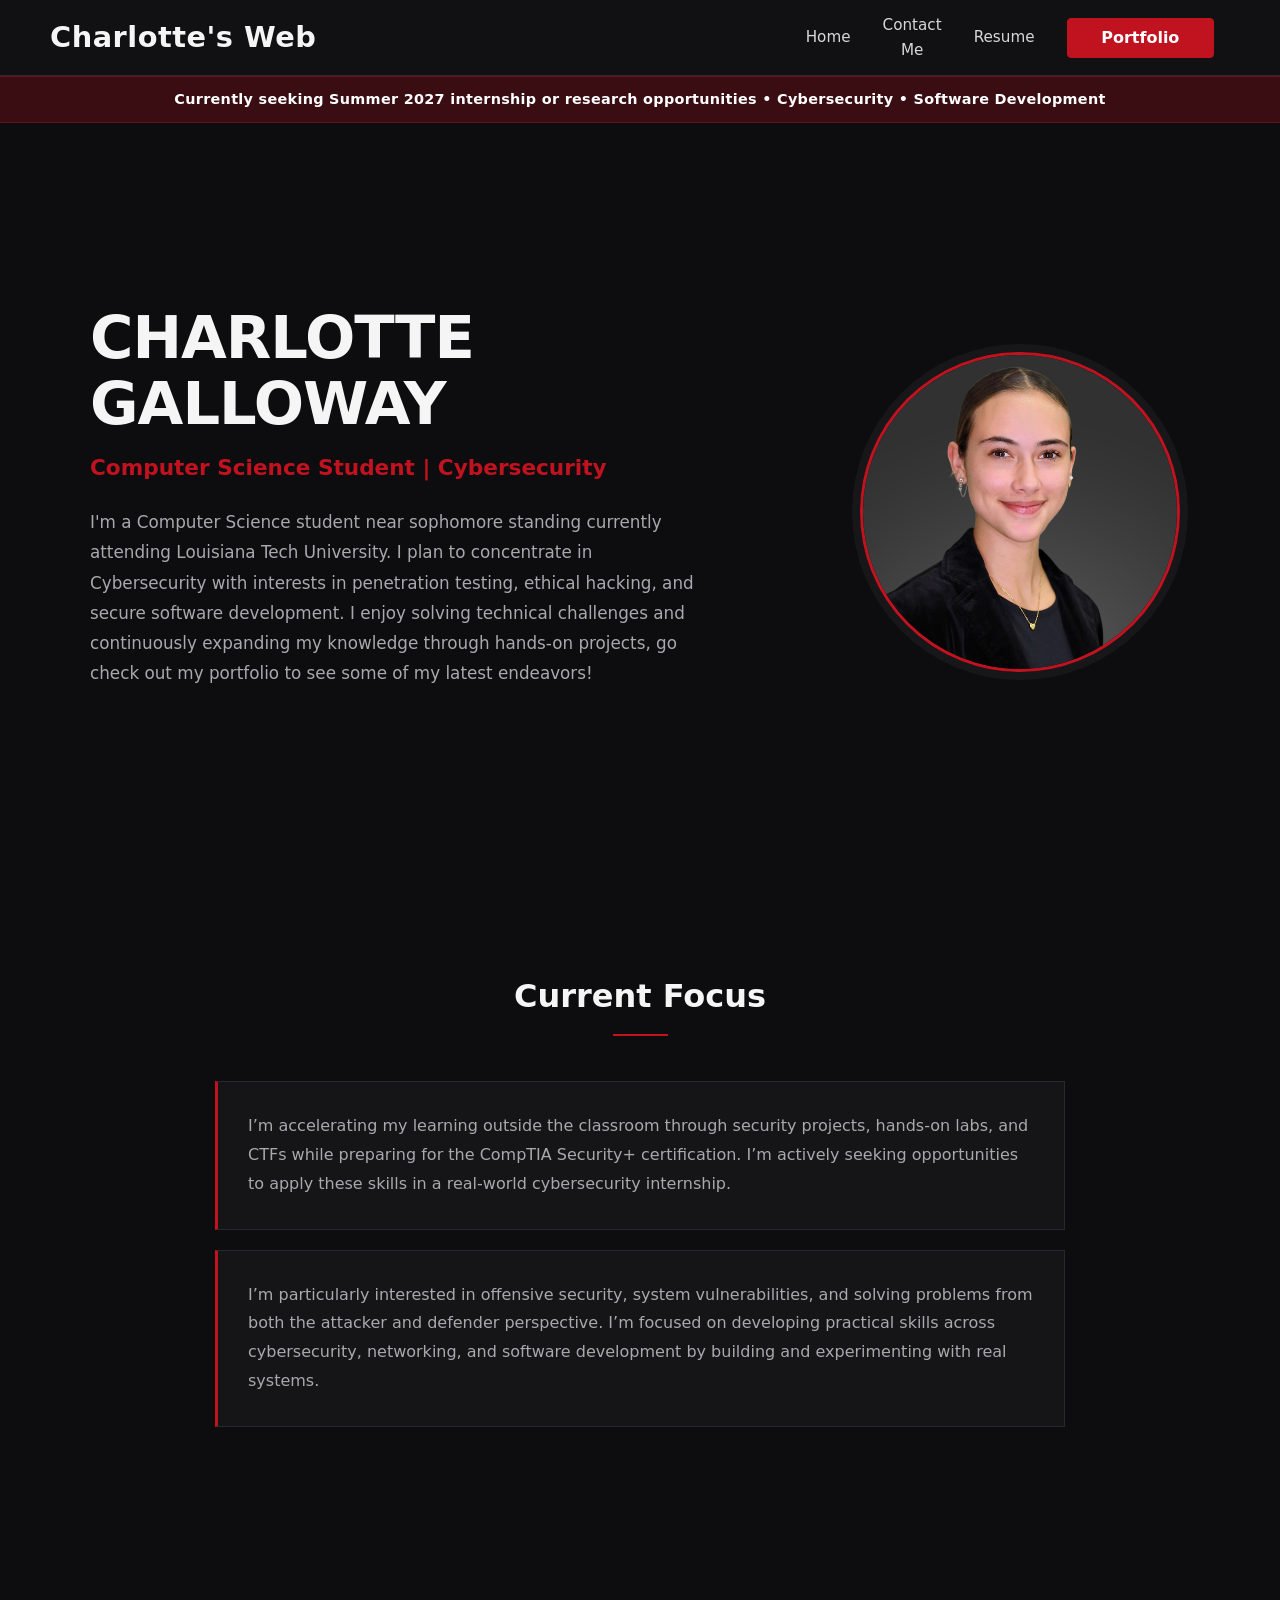
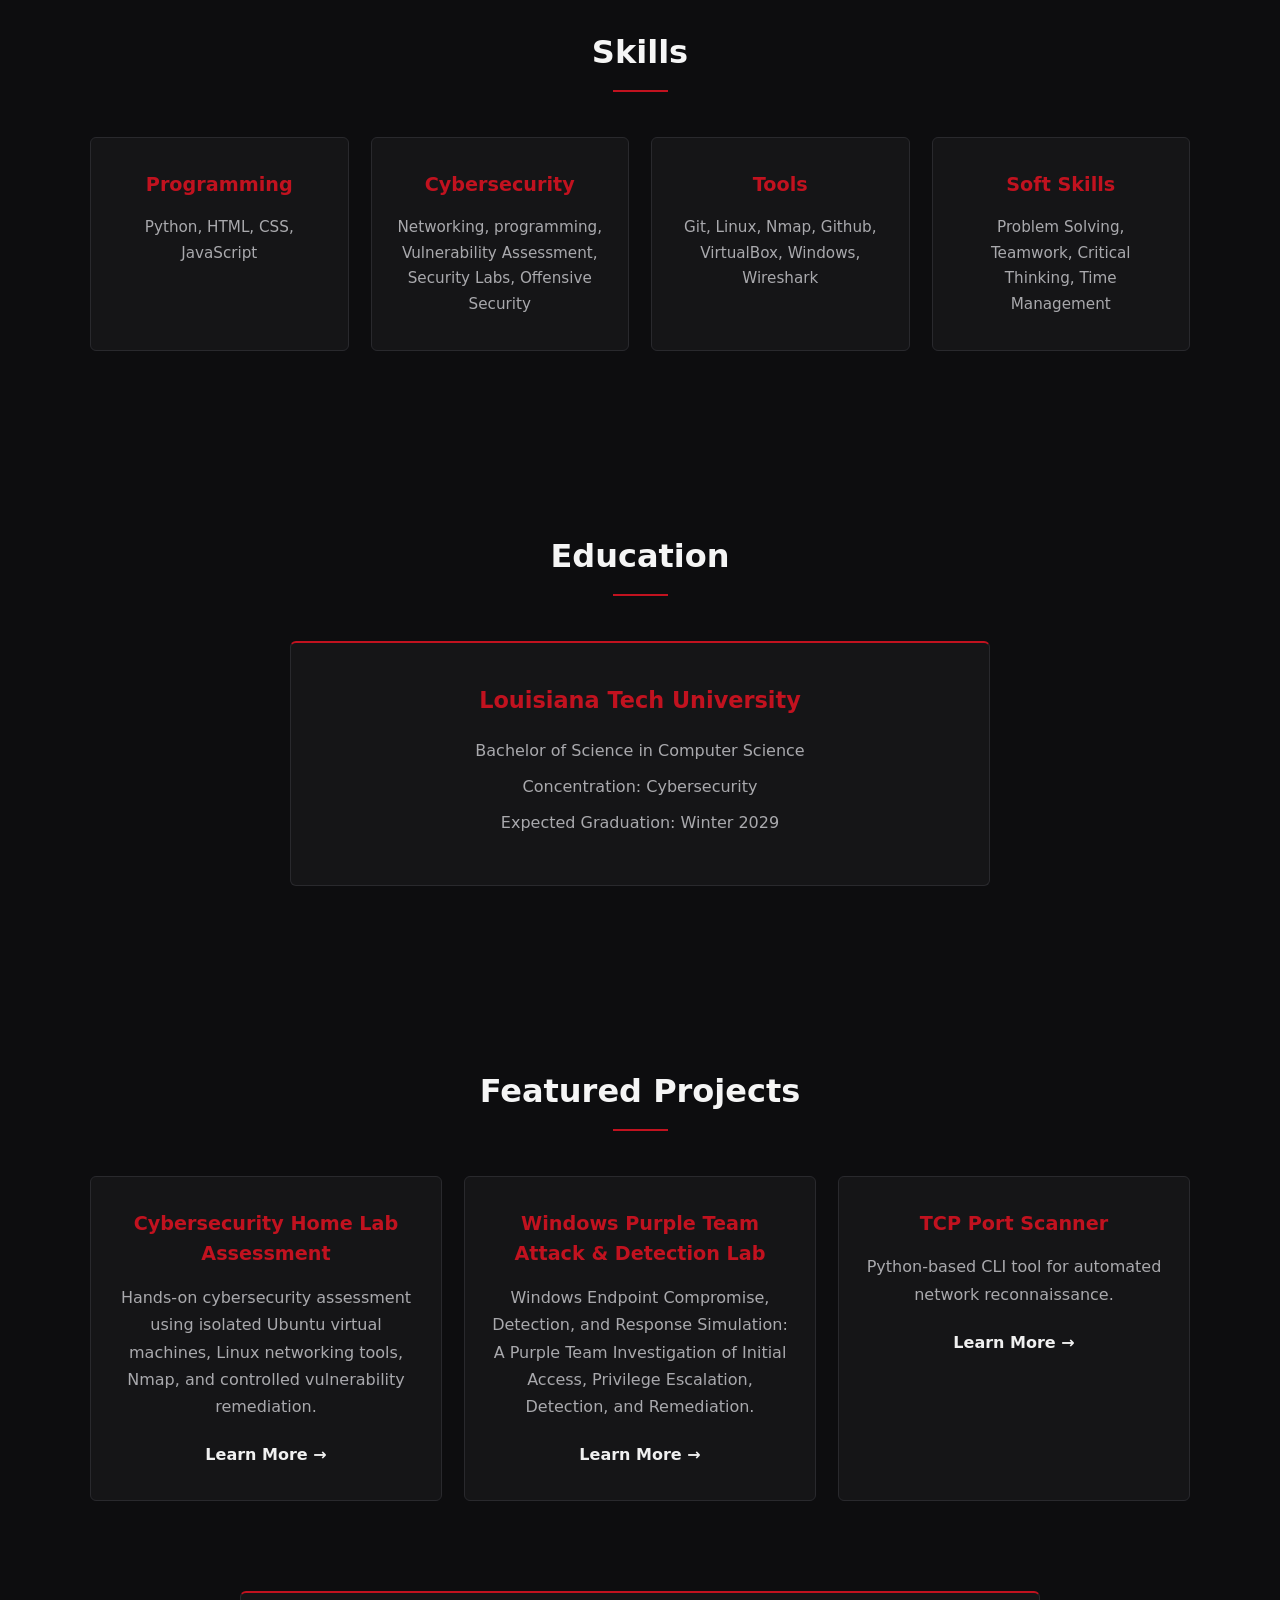
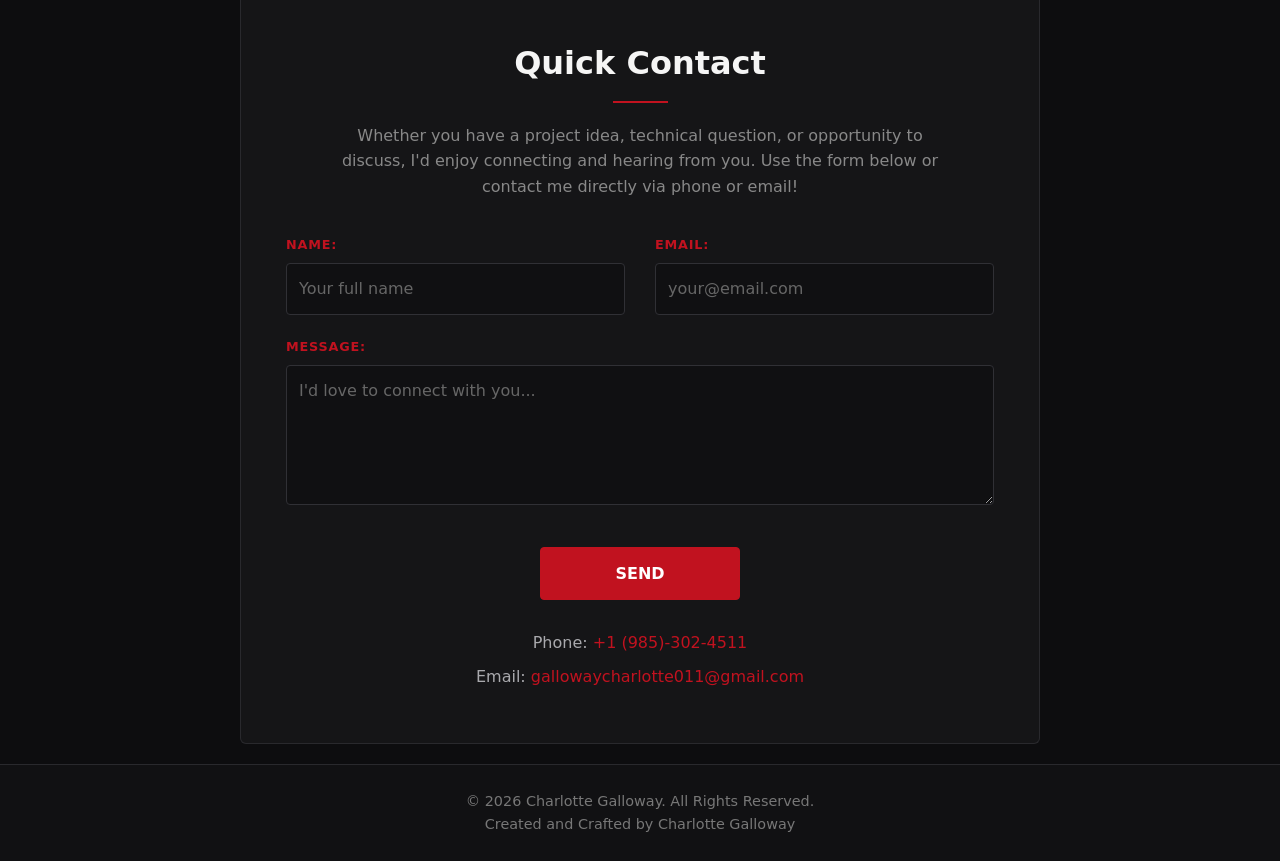
<file: index.html>
<!doctype html>
<html lang="en">
  <head>
    <meta charset="UTF-8" />
    <meta name="viewport" content="width=device-width, initial-scale=1.0" />
    <title>Charlotte's Web</title>
    <link rel="icon" type="image/png" href="../assets/favicon.png" />
    <link rel="stylesheet" href="style.css" />
  </head>
  <body>
    <div id="navbar"></div>
    <main>
      <section class="hero">
        <div class="hero__content">
          <h1>CHARLOTTE GALLOWAY</h1>
          <h2>Computer Science Student | Cybersecurity</h2>
          <p>
            I'm a Computer Science student near sophomore standing currently
            attending Louisiana Tech University. I plan to concentrate in
            Cybersecurity with interests in penetration testing, ethical
            hacking, and secure software development. I enjoy solving technical
            challenges and continuously expanding my knowledge through hands-on
            projects, go check out my portfolio to see some of my latest
            endeavors!
          </p>
        </div>
        <div class="hero__image">
          <img src="assets/profile.jpeg" alt="Portrait of Charlotte" />
        </div>
      </section>

      <section class="focus">
        <h2>Current Focus</h2>
        <p>
          I’m accelerating my learning outside the classroom through security projects, hands-on labs, and CTFs while preparing for the CompTIA Security+ certification. I’m actively seeking opportunities to apply these skills in a real-world cybersecurity internship.
        </p>
        <p>
          I’m particularly interested in offensive security, system vulnerabilities, and solving problems from both the attacker and defender perspective. I’m focused on developing practical skills across cybersecurity, networking, and software development by building and experimenting with real systems.
        </p>
      </section>

      <section class="skills">
        <h2>Skills</h2>
        <div class="skills__grid">
          <div class="skill__card">
            <h3>Programming</h3>
            <p>Python, HTML, CSS, JavaScript</p>
          </div>
          <div class="skill__card">
            <h3>Cybersecurity</h3>
            <p>
              Networking, programming, Vulnerability Assessment, Security Labs, Offensive Security
            </p>
          </div>
          <div class="skill__card">
            <h3>Tools</h3>
            <p>Git, Linux, Nmap, Github, VirtualBox, Windows, Wireshark</p>
          </div>
          <div class="skill__card">
            <h3>Soft Skills</h3>
            <p>Problem Solving, Teamwork, Critical Thinking, Time Management</p>
          </div>
        </div>
      </section>

      <section class="education">
        <h2>Education</h2>
        <div class="education__card">
          <h3>Louisiana Tech University</h3>
          <p>Bachelor of Science in Computer Science</p>
          <p>Concentration: Cybersecurity</p>
          <p>Expected Graduation: Winter 2029</p>
        </div>
      </section>

      <section class="previews">
        <h2>Featured Projects</h2>
        <div class="previews__grid">
          <article class="preview__card">
            <h3>Cybersecurity Home Lab Assessment</h3>
            <p>
              Hands-on cybersecurity assessment using isolated Ubuntu virtual
              machines, Linux networking tools, Nmap, and controlled
              vulnerability remediation.
            </p>

            <a href="secLab1.html">Learn More →</a>
          </article>

          <article class="preview__card">
            <h3>Windows Purple Team Attack & Detection Lab</h3>
            <p>
              Windows Endpoint Compromise, Detection, and Response Simulation: A Purple Team Investigation of Initial Access, Privilege Escalation, Detection, and Remediation.            
            </p>

            <a href="purpleTeam.html">Learn More →</a>
          </article>

          <article class="preview__card">
            <h3>TCP Port Scanner</h3>
            <p>Python-based CLI tool for automated network reconnaissance.</p>

            <a href="CLIport.html">Learn More →</a>
          </article>
        </div>
      </section>

      <section class="quick-contact">
        <!-- WHEN PUBLISHING USE FORMSPREE WHEN ACTAULLY CONNECTING EMAIL NO BACKEND NEEDED FOR NOW -->
        <h2>Quick Contact</h2>
        <p>
          Whether you have a project idea, technical question, or opportunity to
          discuss, I'd enjoy connecting and hearing from you. Use the form below
          or contact me directly via phone or email!
        </p>
        <form
          action="https://formspree.io/f/xljragke"
          method="POST"
          class="contact__form"
        >
          <div class="contact__row">
            <div class="contact__group">
              <label for="name">Name:</label>
              <input
                type="text"
                id="name"
                name="name"
                placeholder="Your full name"
                required
              />
            </div>

            <div class="contact__group">
              <label for="email">Email:</label>
              <input
                type="email"
                id="email"
                name="email"
                placeholder="your@email.com"
                required
              />
            </div>
          </div>

          <div class="contact__group">
            <label for="message">Message:</label>
            <textarea
              id="message"
              name="message"
              rows="4"
              placeholder="I'd love to connect with you..."
              required
            ></textarea>
          </div>

          <button type="submit" class="contact__button">SEND</button>
        </form>
        <div class="contact__info">
          <p>
            Phone:
            <a href="tel:9853024511">+1 (985)-302-4511</a>
          </p>

          <p>
            Email:
            <a href="mailto:gallowaycharlotte011@gmail.com"
              >gallowaycharlotte011@gmail.com</a
            >
          </p>
        </div>
      </section>
    </main>

    <footer class="footer">
      <p>&copy; 2026 Charlotte Galloway. All Rights Reserved.</p>
      <p>Created and Crafted by Charlotte Galloway</p>
    </footer>

    <script src="index.js"></script>
  </body>
</html>
</file>
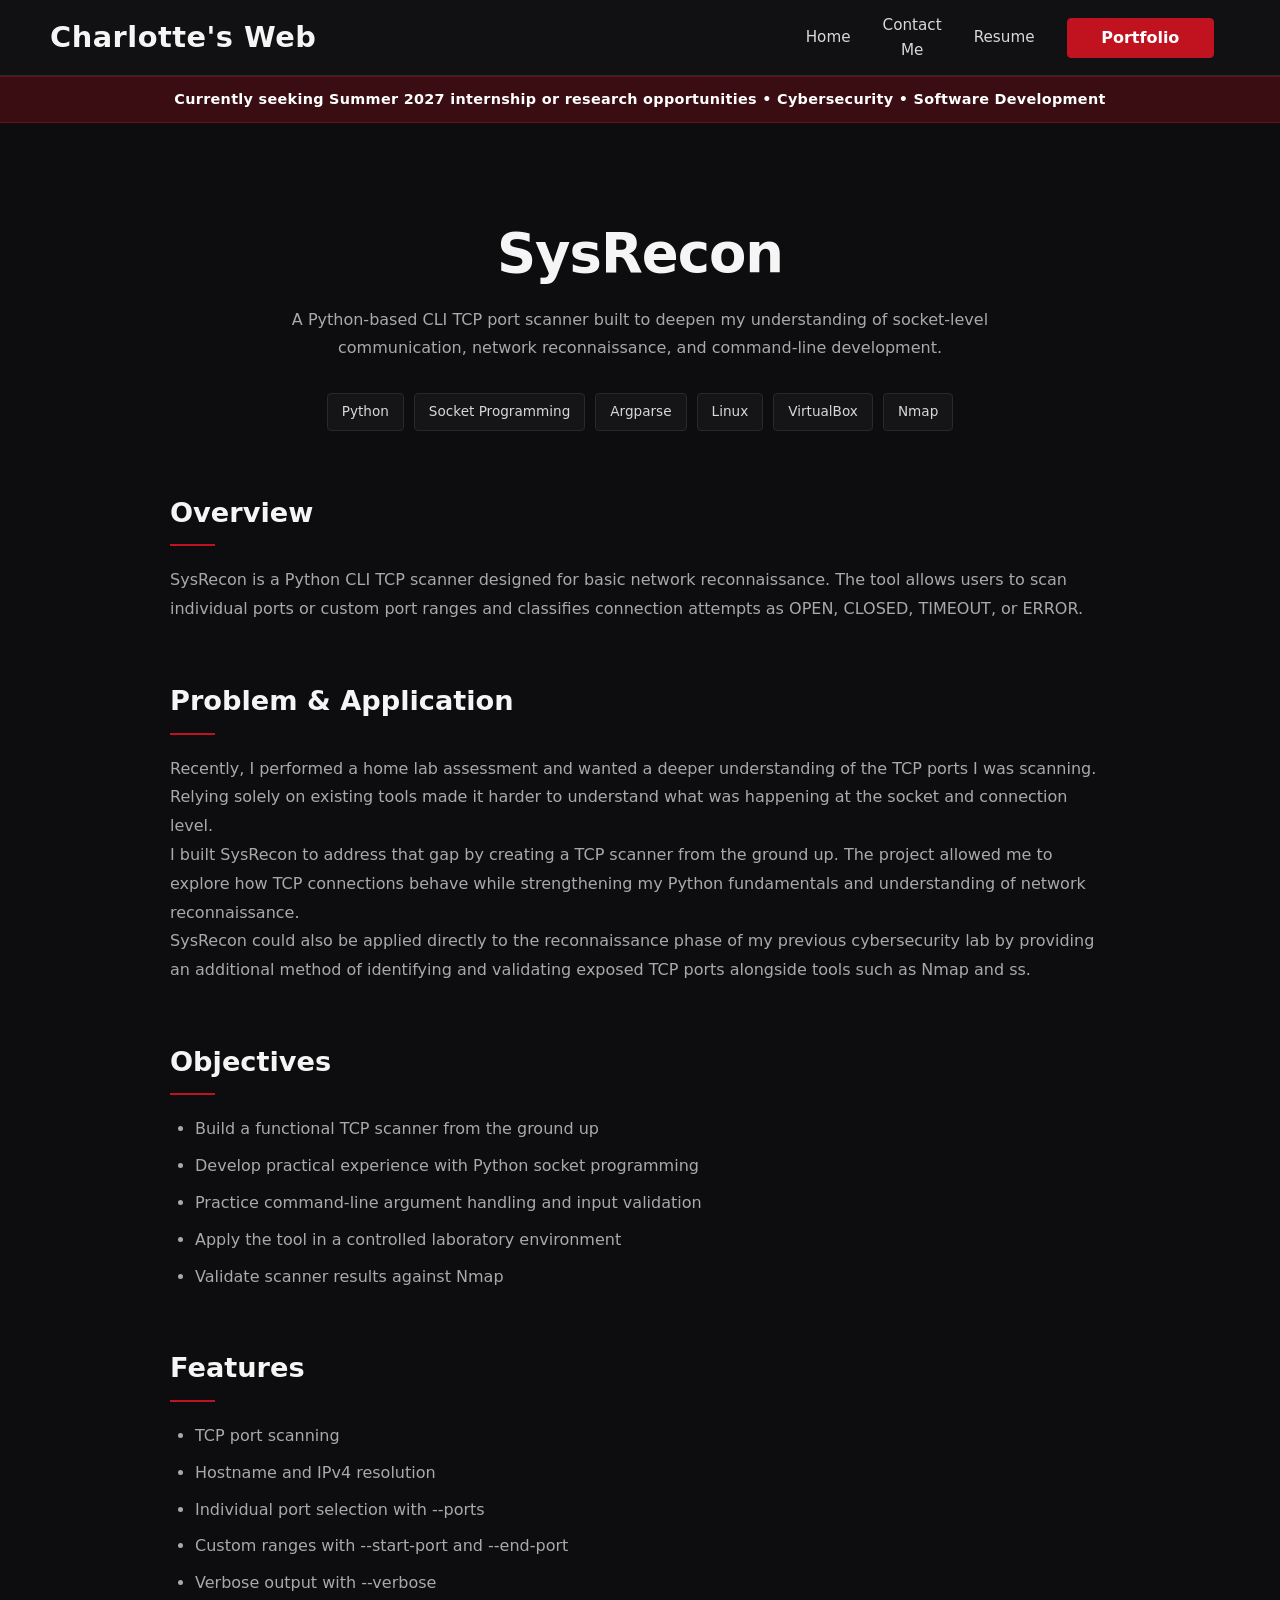
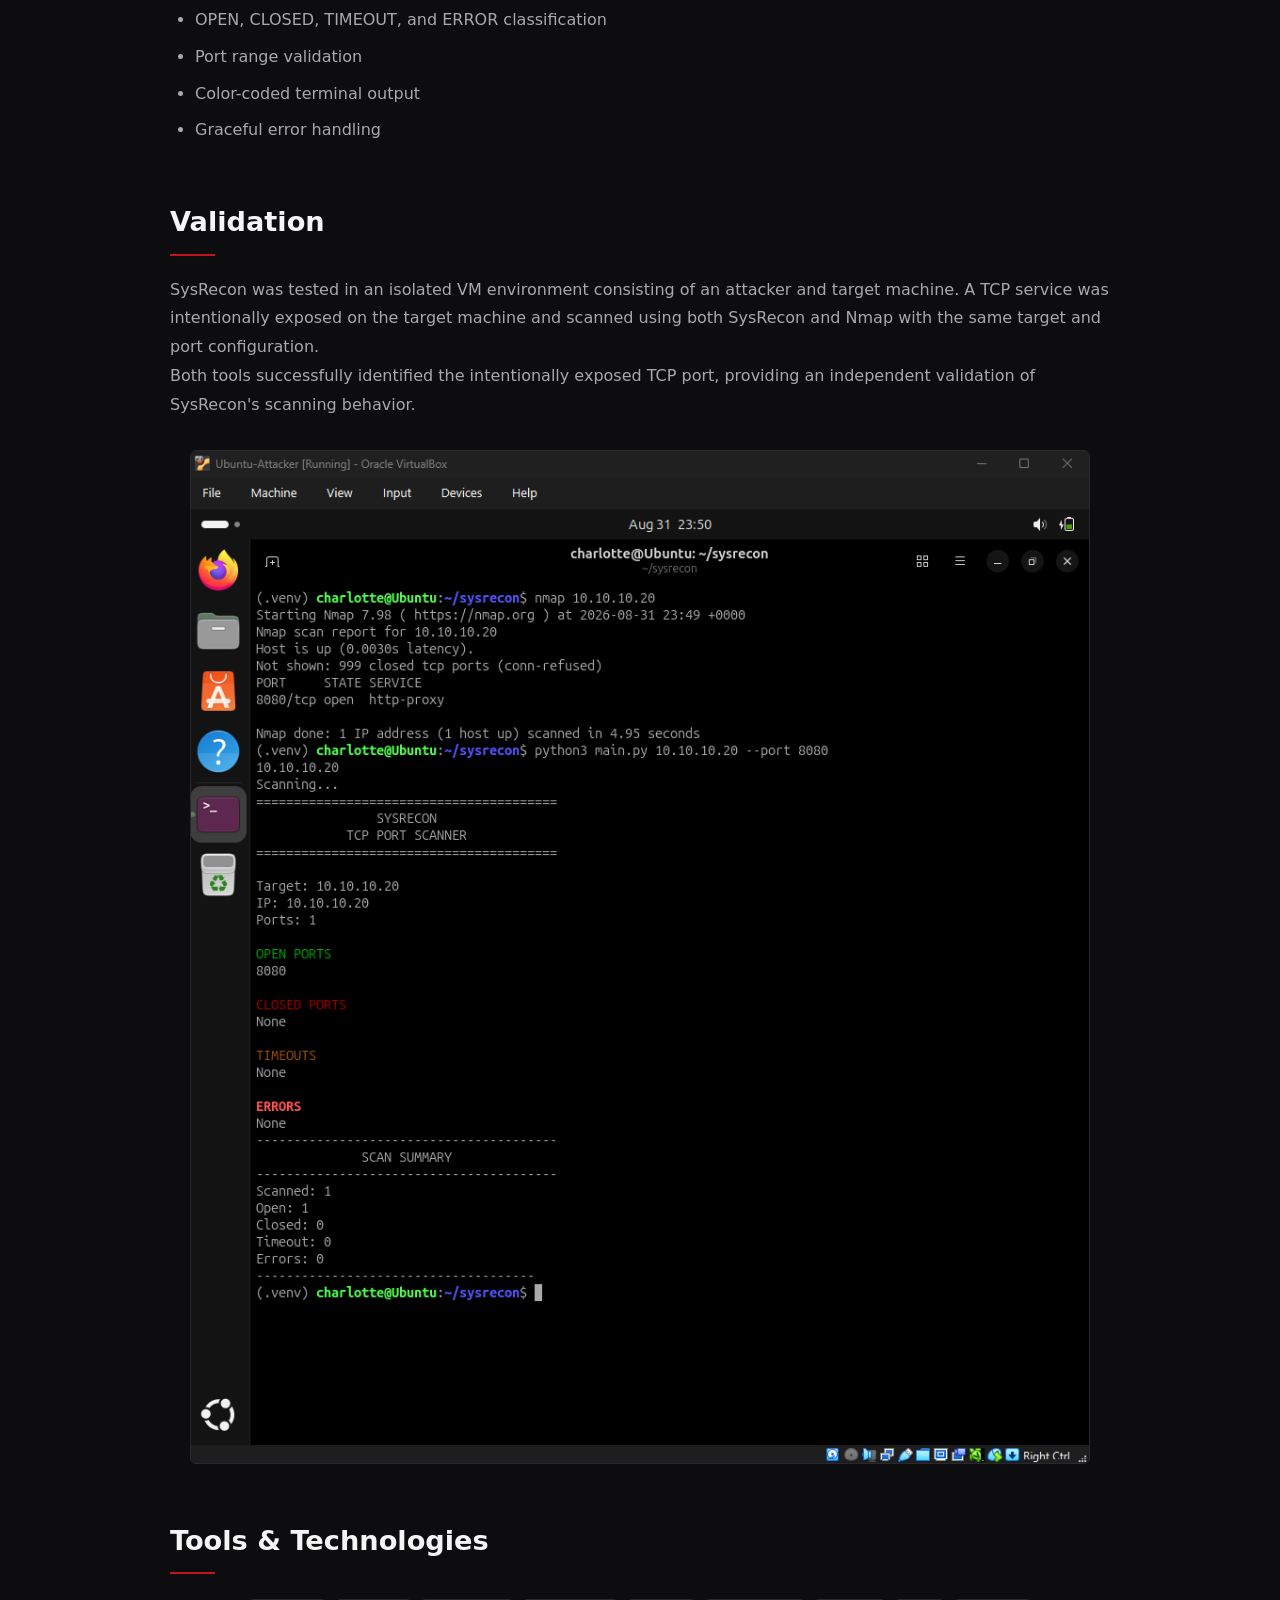
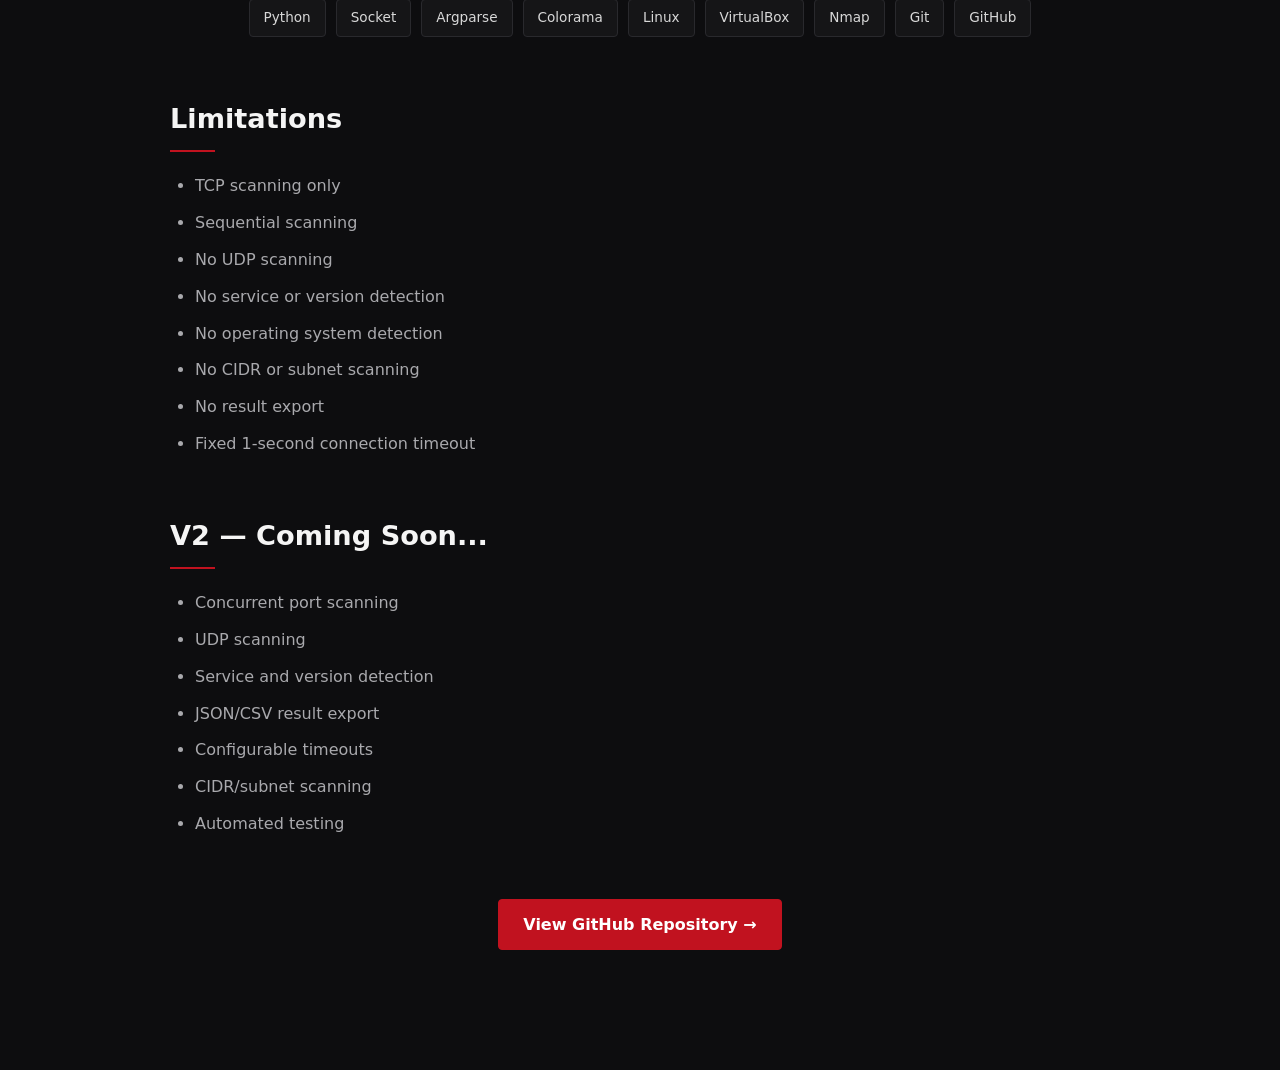
<file: CLIport.html>
<!DOCTYPE html>
<html lang="en">
<head>
    <meta charset="UTF-8">
    <meta name="viewport" content="width=device-width, initial-scale=1.0">
    <title>SysRecon | Charlotte's Web</title>
    <link rel="icon" type="image/png" href="../assets/favicon.png">
    <link rel="stylesheet" href="style.css">
</head>

<body>
    <div id="navbar"></div>

    <main>
        <section class="project-page">

            <h1>SysRecon</h1>

            <p class="project-intro">
                A Python-based CLI TCP port scanner built to deepen my
                understanding of socket-level communication, network
                reconnaissance, and command-line development.
            </p>

            <div class="project-tags">
                <span>Python</span>
                <span>Socket Programming</span>
                <span>Argparse</span>
                <span>Linux</span>
                <span>VirtualBox</span>
                <span>Nmap</span>
            </div>

            <h2>Overview</h2>
            <p>
                SysRecon is a Python CLI TCP scanner designed for basic
                network reconnaissance. The tool allows users to scan
                individual ports or custom port ranges and classifies
                connection attempts as OPEN, CLOSED, TIMEOUT, or ERROR.
            </p>

            <h2>Problem & Application</h2>
            <p>
                Recently, I performed a home lab assessment and wanted a
                deeper understanding of the TCP ports I was scanning.
                Relying solely on existing tools made it harder to understand
                what was happening at the socket and connection level.
            </p>

            <p>
                I built SysRecon to address that gap by creating a TCP scanner
                from the ground up. The project allowed me to explore how
                TCP connections behave while strengthening my Python
                fundamentals and understanding of network reconnaissance.
            </p>

            <p>
                SysRecon could also be applied directly to the reconnaissance
                phase of my previous cybersecurity lab by providing an
                additional method of identifying and validating exposed TCP
                ports alongside tools such as Nmap and <code>ss</code>.
            </p>

            <h2>Objectives</h2>
            <ul>
                <li>Build a functional TCP scanner from the ground up</li>
                <li>Develop practical experience with Python socket programming</li>
                <li>Practice command-line argument handling and input validation</li>
                <li>Apply the tool in a controlled laboratory environment</li>
                <li>Validate scanner results against Nmap</li>
            </ul>

            <h2>Features</h2>
            <ul>
                <li>TCP port scanning</li>
                <li>Hostname and IPv4 resolution</li>
                <li>Individual port selection with <code>--ports</code></li>
                <li>Custom ranges with <code>--start-port</code> and <code>--end-port</code></li>
                <li>Verbose output with <code>--verbose</code></li>
                <li>OPEN, CLOSED, TIMEOUT, and ERROR classification</li>
                <li>Port range validation</li>
                <li>Color-coded terminal output</li>
                <li>Graceful error handling</li>
            </ul>

            <h2>Validation</h2>
            <p>
                SysRecon was tested in an isolated VM environment consisting
                of an attacker and target machine. A TCP service was
                intentionally exposed on the target machine and scanned using
                both SysRecon and Nmap with the same target and port
                configuration.
            </p>

            <p>
                Both tools successfully identified the intentionally exposed
                TCP port, providing an independent validation of SysRecon's
                scanning behavior.
            </p>

            <img
                src="assets/02-nmap-vs-sysrecon.png"
                alt="Nmap and SysRecon showing matching TCP port scan results"
            >

            <h2>Tools & Technologies</h2>
            <div class="project-tags">
                <span>Python</span>
                <span>Socket</span>
                <span>Argparse</span>
                <span>Colorama</span>
                <span>Linux</span>
                <span>VirtualBox</span>
                <span>Nmap</span>
                <span>Git</span>
                <span>GitHub</span>
            </div>

            <h2>Limitations</h2>
            <ul>
                <li>TCP scanning only</li>
                <li>Sequential scanning</li>
                <li>No UDP scanning</li>
                <li>No service or version detection</li>
                <li>No operating system detection</li>
                <li>No CIDR or subnet scanning</li>
                <li>No result export</li>
                <li>Fixed 1-second connection timeout</li>
            </ul>

            <h2>V2 — Coming Soon...</h2>
            <ul>
                <li>Concurrent port scanning</li>
                <li>UDP scanning</li>
                <li>Service and version detection</li>
                <li>JSON/CSV result export</li>
                <li>Configurable timeouts</li>
                <li>CIDR/subnet scanning</li>
                <li>Automated testing</li>
            </ul>

            <div class="project-links">
                <a
                    href="https://github.com/Charlotte0327/python-cli-project"
                    target="_blank"
                    rel="noopener noreferrer"
                >
                    View GitHub Repository →
                </a>
            </div>

        </section>
    </main>

    <script src="index.js"></script>
</body>
</html>
</file>
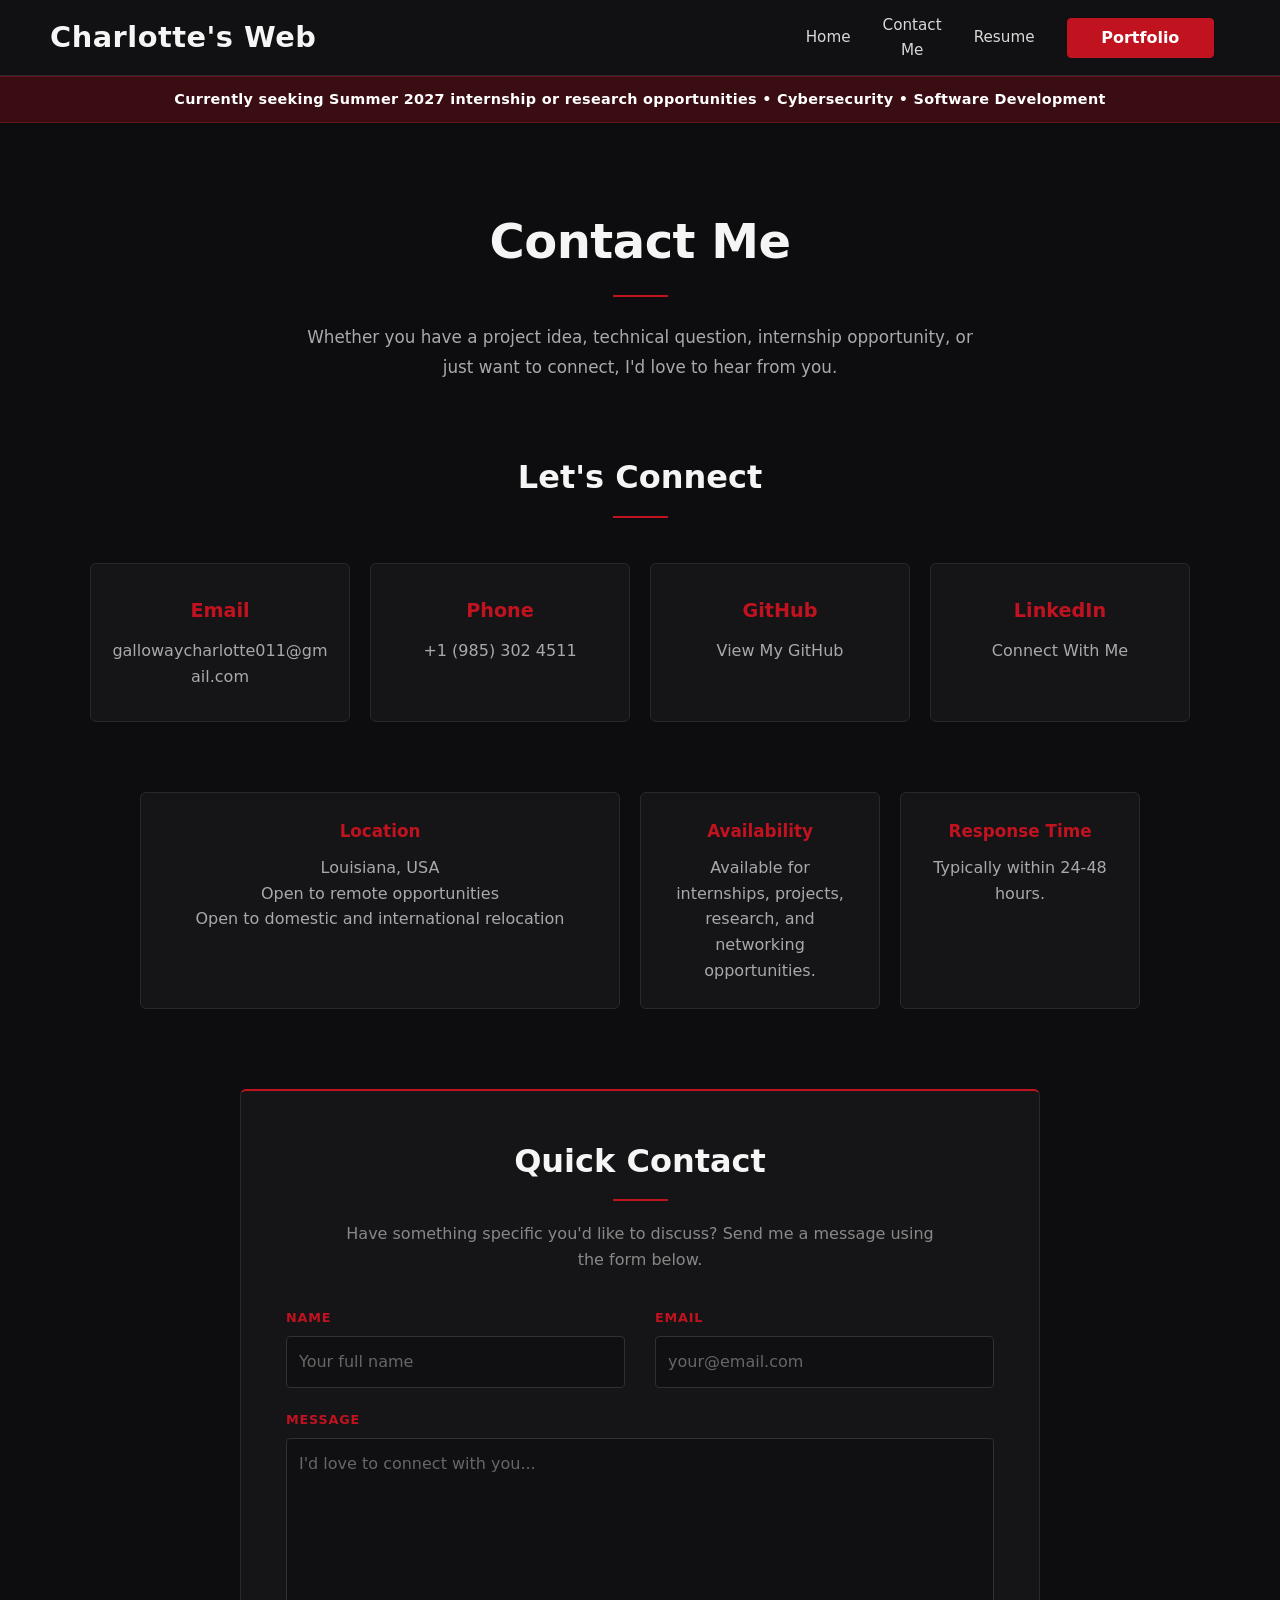
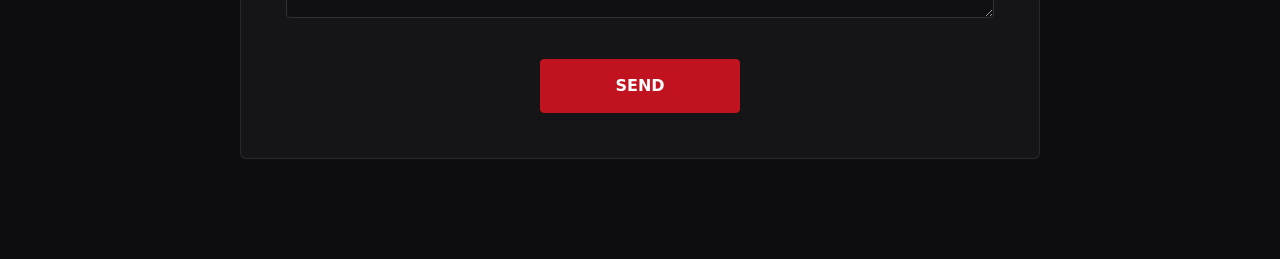
<file: Contact.html>
<!doctype html>
<html lang="en">
  <head>
    <meta charset="UTF-8" />
    <meta name="viewport" content="width=device-width, initial-scale=1.0" />
    <title>Charlotte's Web</title>
    <link rel="icon" type="image/png" href="../assets/favicon.png" />
    <link rel="stylesheet" href="style.css" />
  </head>
  <body>
    <div id="navbar"></div>
    <main class="contact-page">
      <section class="contact-hero">
        <h1>Contact Me</h1>
        <p>
          Whether you have a project idea, technical question, internship
          opportunity, or just want to connect, I'd love to hear from you.
        </p>
      </section>

      <section class="contact-links">
        <h2>Let's Connect</h2>

        <div class="contact-links__grid">
          <div class="contact-card">
            <h3>Email</h3>
            <p>
              <a href="mailto:gallowaycharlotte011@gmail.com">
                gallowaycharlotte011@gmail.com
              </a>
            </p>
          </div>

          <div class="contact-card">
            <h3>Phone</h3>
            <p>
              <a href="tel:+1 985 302 4511"> +1 (985) 302 4511 </a>
            </p>
          </div>

          <div class="contact-card">
            <h3>GitHub</h3>
            <p>
              <a
                href="https://github.com/Charlotte0327"
                target="_blank"
                rel="noopener noreferrer"
              >
                View My GitHub
              </a>
            </p>
          </div>

          <div class="contact-card">
            <h3>LinkedIn</h3>
            <p>
              <a
                href="https://www.linkedin.com/in/charlotte-galloway-tech/"
                target="_blank"
                rel="noopener noreferrer"
              >
                Connect With Me
              </a>
            </p>
          </div>
        </div>
      </section>

      <section class="contact-details-section">
        <div class="contact-detail">
          <h3>Location</h3>
          <p>Louisiana, USA</p>
          <p>Open to remote opportunities</p>
          <p>Open to domestic and international relocation</p>
        </div>

        <div class="contact-detail">
          <h3>Availability</h3>
          <p>
            Available for internships, projects, research, and networking opportunities.
          </p>
        </div>

        <div class="contact-detail">
          <h3>Response Time</h3>
          <p>Typically within 24-48 hours.</p>
        </div>
      </section>

      <section class="quick-contact">
        <h2>Quick Contact</h2>

        <p>
          Have something specific you'd like to discuss? Send me a message using
          the form below.
        </p>

        <form action="https://formspree.io/f/xljragke" method="POST" class="contact__form">
          <div class="contact__row">
            <div class="contact__group">
              <label for="name">Name</label>
              <input
                type="text"
                id="name"
                name="name"
                placeholder="Your full name"
                required
              />
            </div>

            <div class="contact__group">
              <label for="email">Email</label>
              <input
                type="email"
                id="email"
                name="email"
                placeholder="your@email.com"
                required
              />
            </div>
          </div>

          <div class="contact__group">
            <label for="message">Message</label>
            <textarea
              id="message"
              name="message"
              rows="6"
              placeholder="I'd love to connect with you..."
              required
            ></textarea>
          </div>

          <button type="submit" class="contact__button">SEND</button>
        </form>
      </section>
    </main>
  </body>
  <script src="index.js"></script>
</html>
</file>
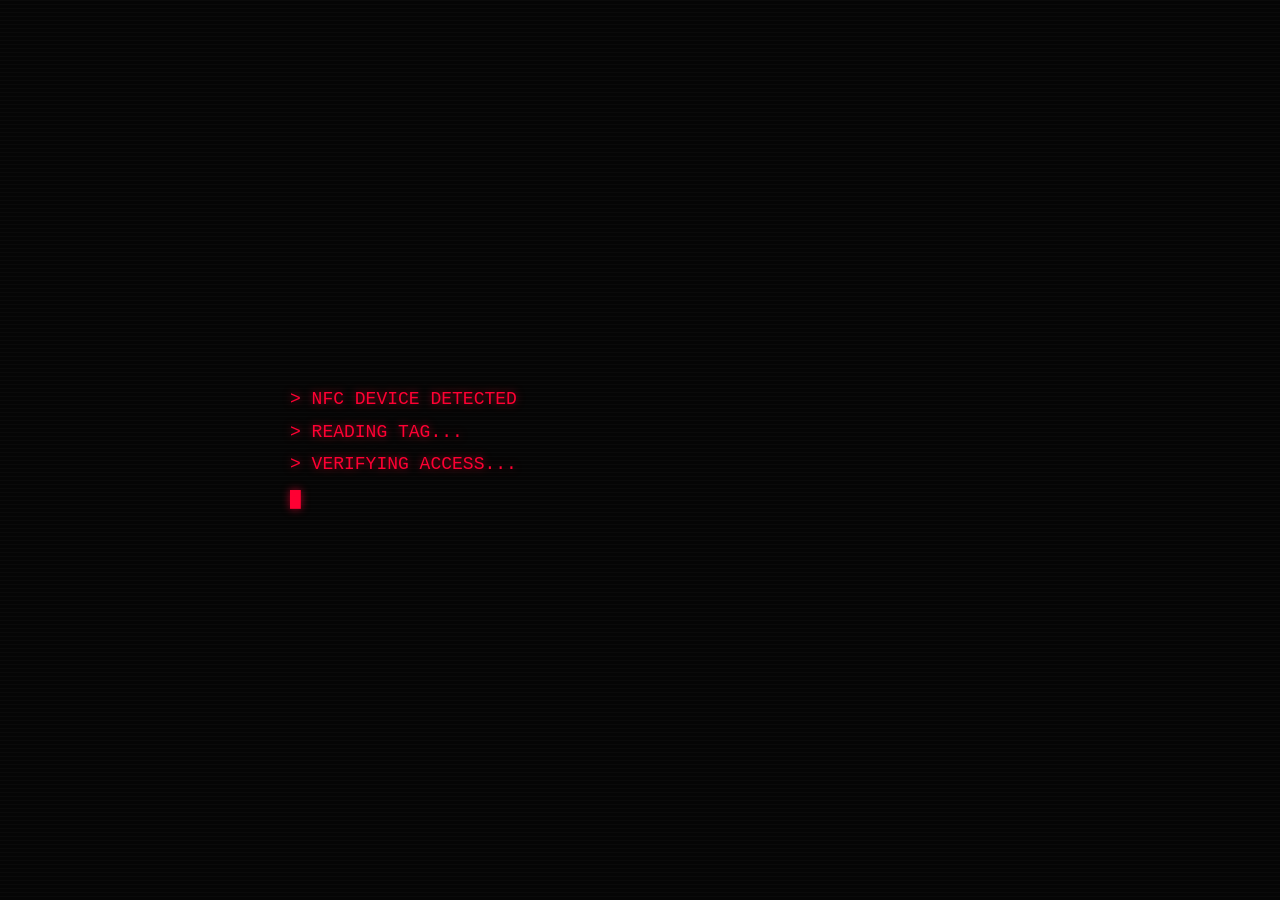
<file: nfc.html>
<!DOCTYPE html>
<html lang="en">
<head>
    <meta charset="UTF-8">
    <meta name="viewport" content="width=device-width, initial-scale=1.0">
    <title>NFC Access</title>

    <style>
        * {
            box-sizing: border-box;
        }

        body {
            margin: 0;
            min-height: 100vh;

            background: #050505;
            color: #ff0033;

            font-family: "Courier New", monospace;

            display: flex;
            align-items: center;
            justify-content: center;

            padding: 30px;
            overflow: hidden;
        }

        /* Subtle terminal scan lines */
        body::before {
            content: "";
            position: fixed;
            inset: 0;

            background: repeating-linear-gradient(
                to bottom,
                rgba(255, 255, 255, 0.025) 0px,
                rgba(255, 255, 255, 0.025) 1px,
                transparent 1px,
                transparent 4px
            );

            pointer-events: none;
        }

        /* Moving scan line */
        body::after {
            content: "";

            position: fixed;
            left: 0;
            right: 0;
            top: -10%;

            height: 2px;

            background: rgba(255, 0, 51, 0.25);
            box-shadow: 0 0 12px rgba(255, 0, 51, 0.4);

            animation: scan 3s linear infinite;

            pointer-events: none;
        }

        #terminal {
            width: 100%;
            max-width: 700px;

            font-size: 18px;
            line-height: 1.8;

            text-shadow: 0 0 8px rgba(255, 0, 51, 0.6);

            position: relative;
            z-index: 1;
        }

        #terminal p {
            margin: 0;

            opacity: 0;

            animation: appear 0.2s ease forwards;
        }

        /* Blinking terminal cursor */
        #terminal::after {
            content: "█";

            display: inline-block;

            margin-top: 4px;

            animation: blink 0.8s steps(1) infinite;
        }

        @keyframes appear {
            from {
                opacity: 0;
                transform: translateX(-5px);
            }

            to {
                opacity: 1;
                transform: translateX(0);
            }
        }

        @keyframes blink {
            0%, 50% {
                opacity: 1;
            }

            51%, 100% {
                opacity: 0;
            }
        }

        @keyframes scan {
            from {
                top: -10%;
            }

            to {
                top: 110%;
            }
        }

        @media (max-width: 600px) {
            #terminal {
                font-size: 15px;
            }
        }
    </style>
</head>

<body>

    <div id="terminal"></div>

    <script>
        const messages = [
            "> NFC DEVICE DETECTED",
            "> READING TAG...",
            "> VERIFYING ACCESS...",
            "> ACCESS GRANTED"
        ];

        const terminal = document.getElementById("terminal");

        let index = 0;

        function nextMessage() {
            if (index < messages.length) {

                const line = document.createElement("p");
                line.textContent = messages[index];

                terminal.appendChild(line);

                index++;

                setTimeout(nextMessage, 400);
            }
        }

        nextMessage();

        setTimeout(() => {
            window.location.href = "/";
        }, 2200);

    </script>

</body>
</html>
</file>
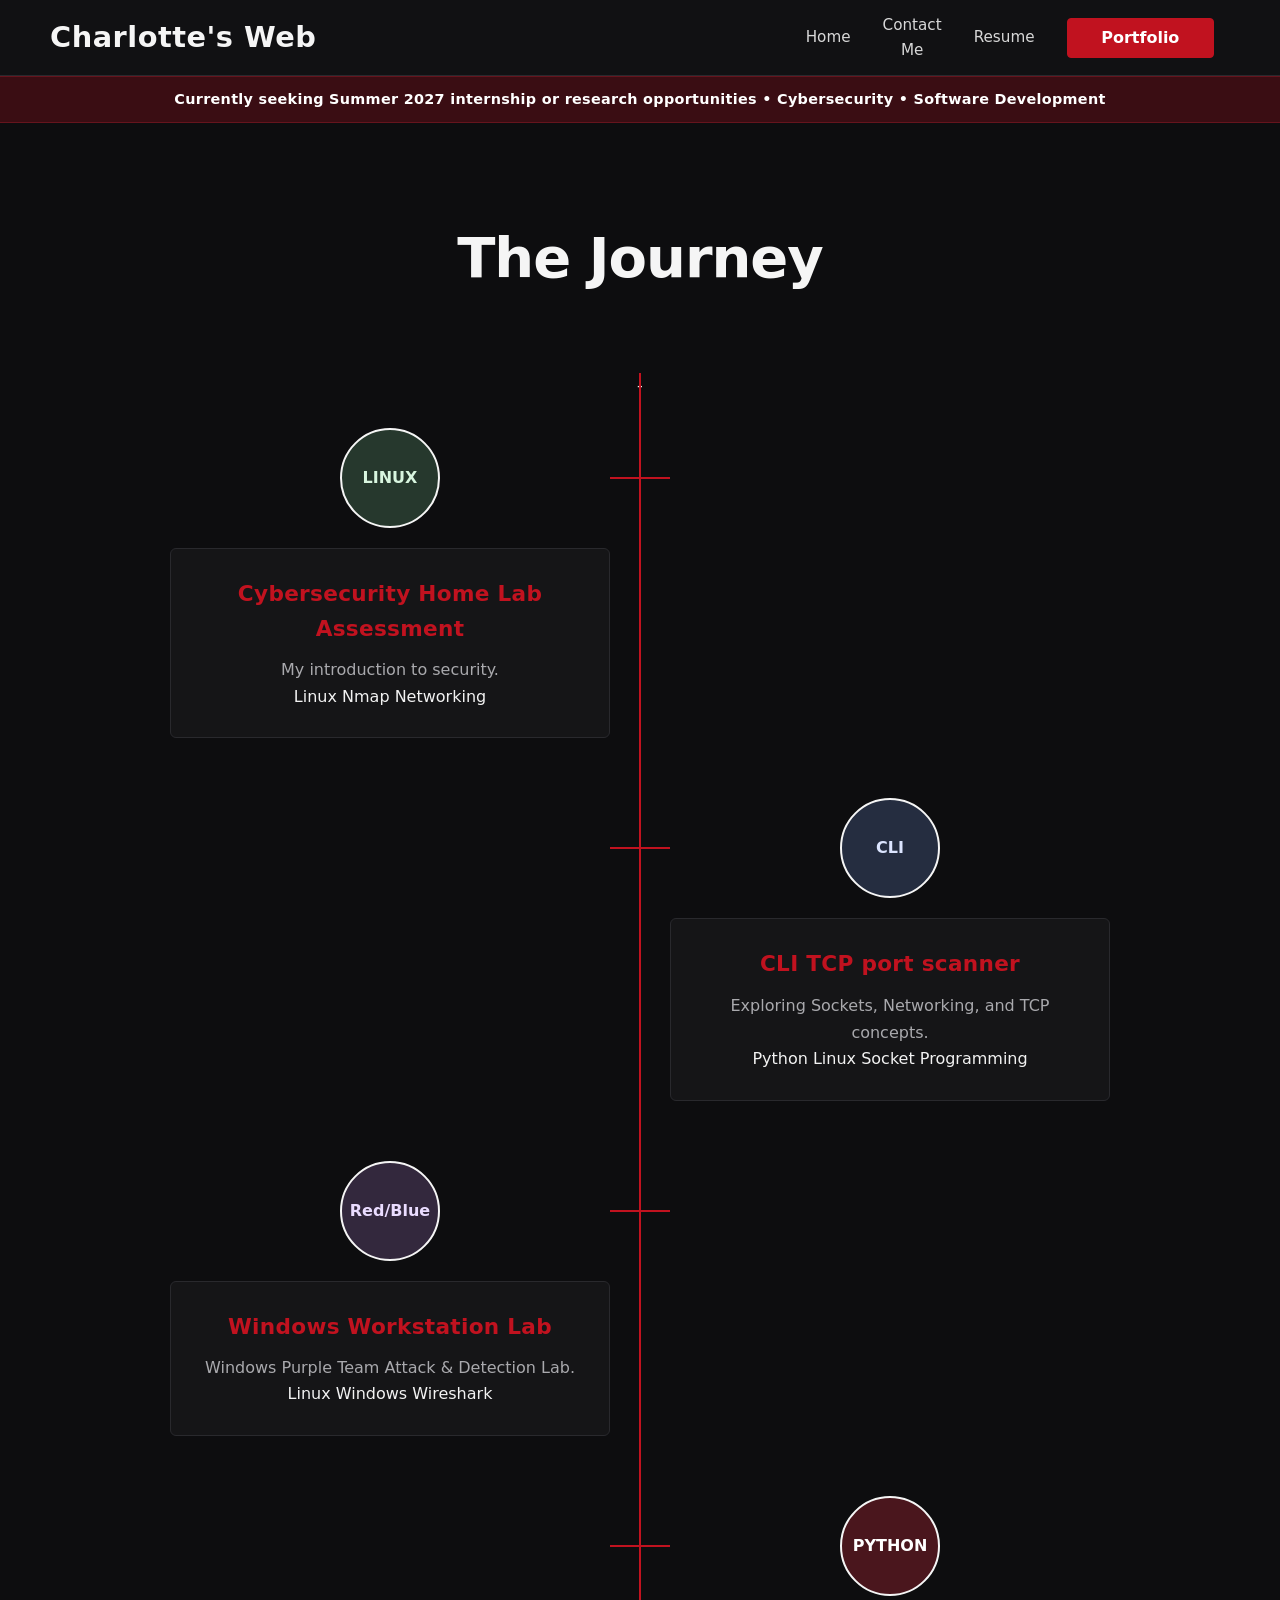
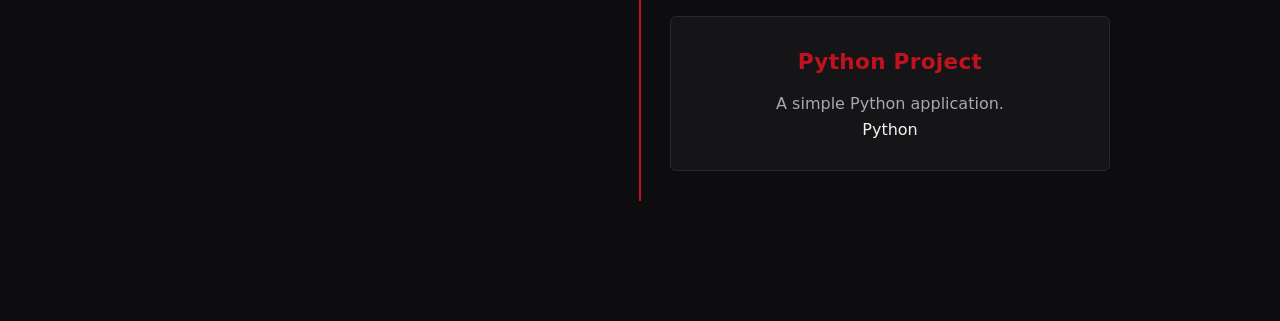
<file: Portfolio.html>
<!DOCTYPE html>
<html lang="en">
    <head>
        <meta charset="UTF-8">
        <meta name="viewport" content="width=device-width, initial-scale=1.0">
        <title>Charlotte's Web</title>
        <link rel="icon" type="image/png" href="../assets/favicon.png">
        <link rel="stylesheet" href="style.css">
    </head>
    <body>
        <div id="navbar"></div>
        <main>
            <section class = "portfolio">
                <h1>The Journey</h1>
                <div class="timeline">

-               <a href="secLab1.html" class="project-link">
                    <div class="planet-container left">
                        <div class = "planet green">
                            <span>LINUX</span>
                        </div>
                    
                        <div class="project-card">
                            <div class = "project-info">
                                <h2>Cybersecurity Home Lab Assessment</h2>
                                <p>My introduction to security.</p>
                                <div class="tags">
                                    <span>Linux</span>
                                    <span>Nmap</span>
                                    <span>Networking</span>
                                </div>
                            </div>
                        </div>
                    </div>
                </a>
                <a href="CLIport.html" class="project-link">
                    <div class="planet-container right">
                        <div class="planet blue">
                            <span>CLI</span>
                        </div> 

                        <div class="project-card">
                            <div class = "project-info">
                                <h2>CLI TCP port scanner</h2>
                                <p>Exploring Sockets, Networking, and TCP concepts.</p>
                                <div class="tags">
                                    <span>Python</span>
                                    <span>Linux</span>
                                    <span>Socket Programming</span>
                                </div>
                            </div>
                        </div>
                    </div>
                </a>

                <a href="purpleTeam.html" class="project-link">
                    <div class="planet-container left">
                        <div class="planet purple">
                            <span>Red/Blue</span>
                        </div>

                        <div class="project-card">
                            <div class = "project-info">
                                <h2>Windows Workstation Lab</h2>
                                <p>Windows Purple Team Attack & Detection Lab.</p>
                                <div class="tags">
                                    <span>Linux</span>
                                    <span>Windows</span>
                                    <span>Wireshark</span>
                                </div>
                            </div>
                        </div>
                    </div>

                    <div class="planet-container right">
                        <div class="planet red">
                            <span>PYTHON</span>
                        </div>

                        <div class="project-card">
                            <div class = "project-info">
                                <h2>Python Project</h2>
                                <p>A simple Python application.</p>
                                <div class="tags">
                                    <span>Python</span>
                                </div>
                            </div>
                        </div>
                    </div>
                </div>
            </section>
        </main>
    </body>
        <script src="index.js"></script>
</html>
</file>
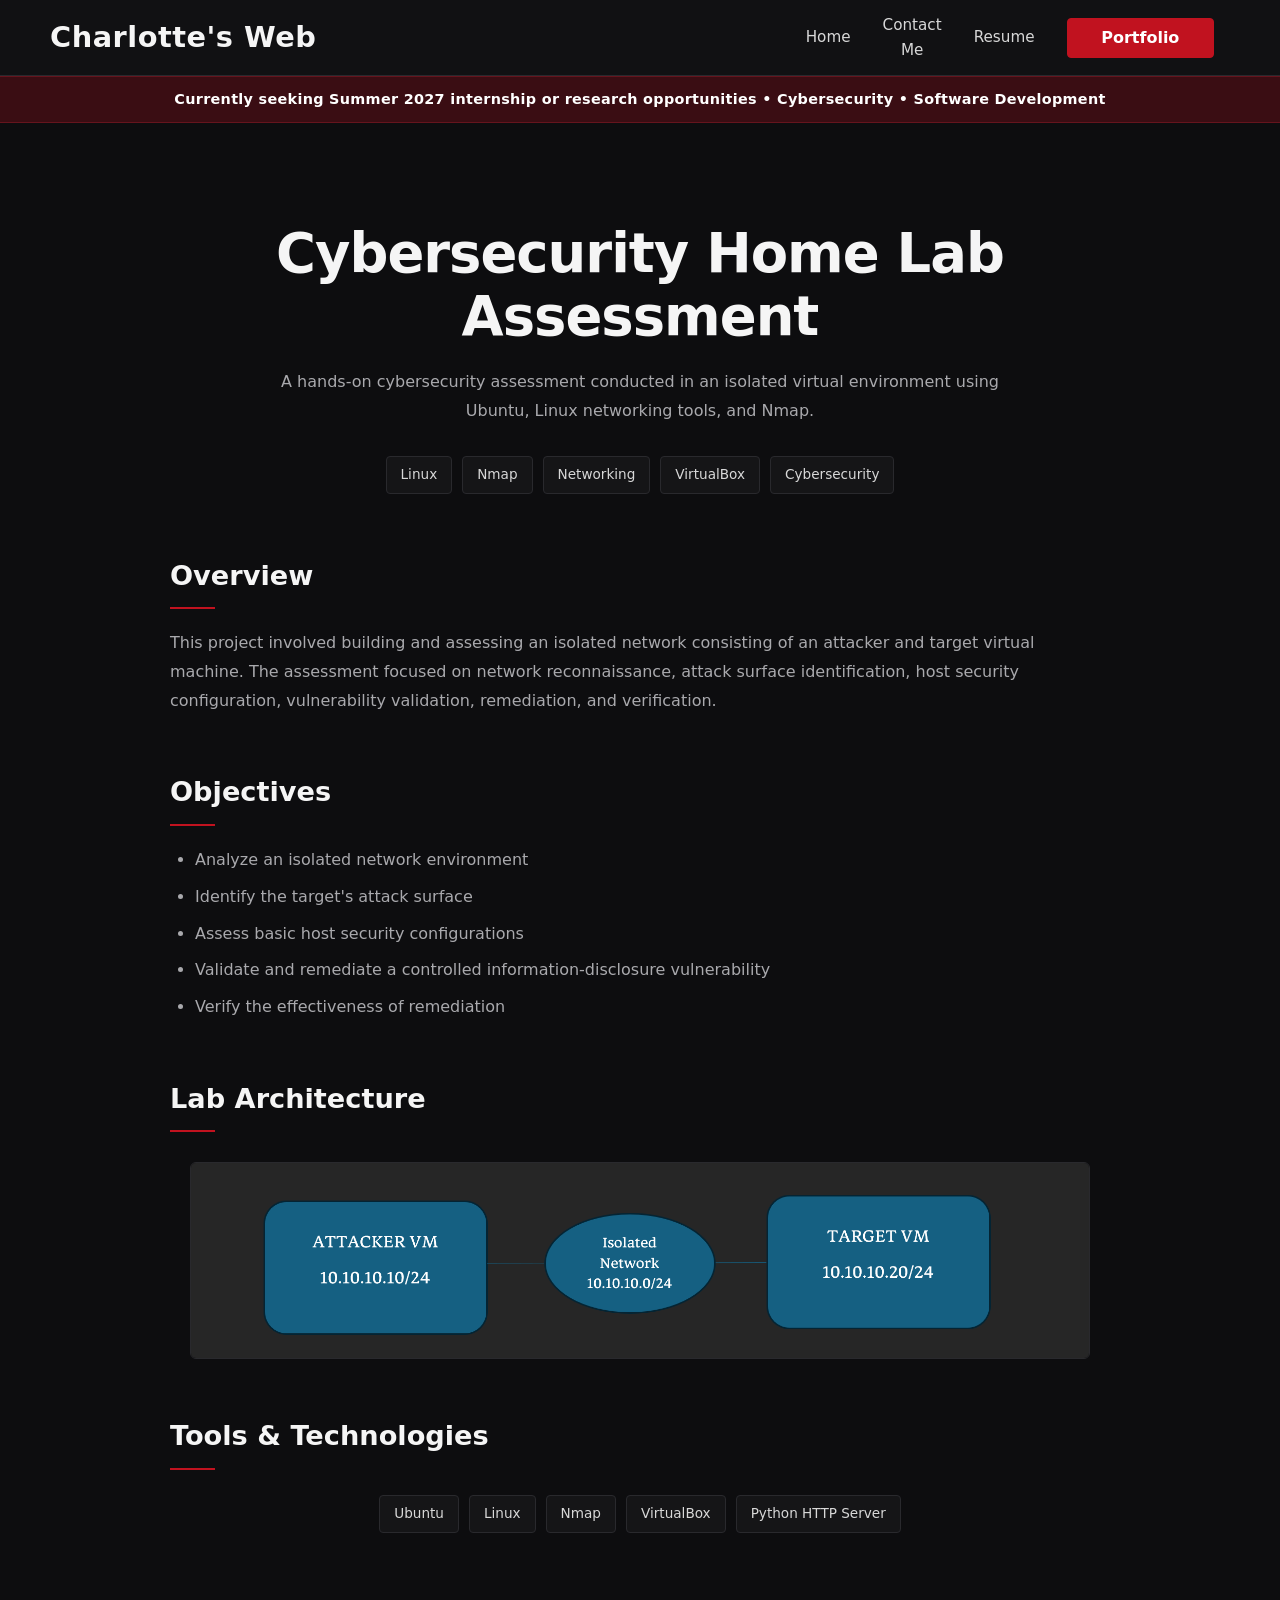
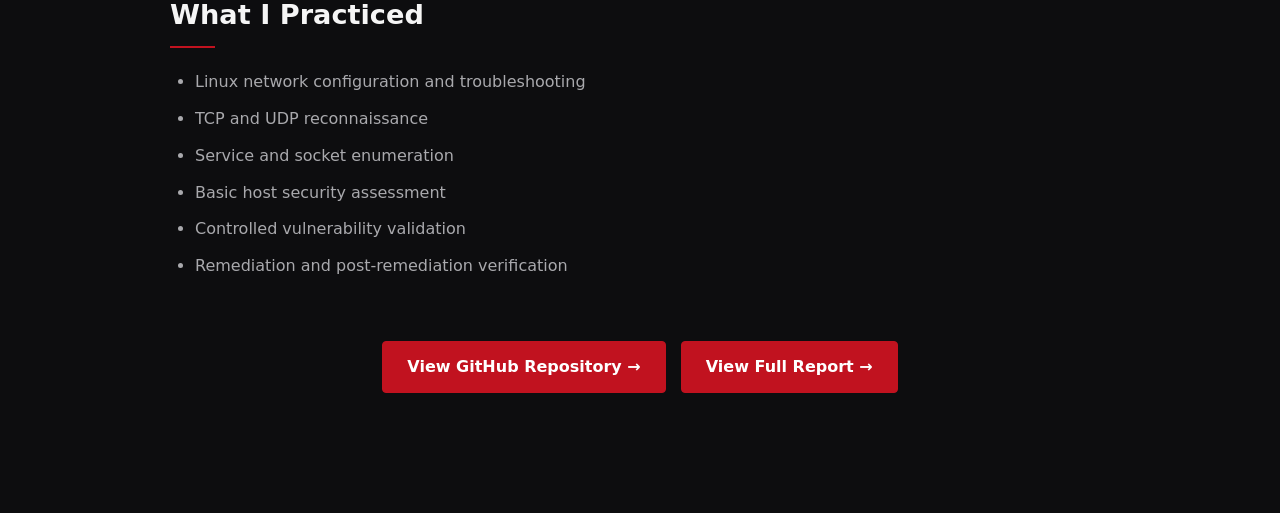
<file: project1.html>
<!DOCTYPE html>
<html lang="en">
<head>
    <meta charset="UTF-8">
    <meta name="viewport" content="width=device-width, initial-scale=1.0">
    <title>Cybersecurity Home Lab | Charlotte's Web</title>
    <link rel="icon" type="image/png" href="/Portfolio-Website/assets/favicon.png">
    <link rel="stylesheet" href="style.css">
</head>

<body>
    <div id="navbar"></div>

    <main>
        <section class="project-page">

            <h1>Cybersecurity Home Lab Assessment</h1>

            <p class="project-intro">
                A hands-on cybersecurity assessment conducted in an isolated
                virtual environment using Ubuntu, Linux networking tools,
                and Nmap.
            </p>

            <div class="project-tags">
                <span>Linux</span>
                <span>Nmap</span>
                <span>Networking</span>
                <span>VirtualBox</span>
                <span>Cybersecurity</span>
            </div>

            <h2>Overview</h2>
            <p>
                This project involved building and assessing an isolated
                network consisting of an attacker and target virtual machine.
                The assessment focused on network reconnaissance, attack
                surface identification, host security configuration,
                vulnerability validation, remediation, and verification.
            </p>

            <h2>Objectives</h2>
            <ul>
                <li>Analyze an isolated network environment</li>
                <li>Identify the target's attack surface</li>
                <li>Assess basic host security configurations</li>
                <li>Validate and remediate a controlled information-disclosure vulnerability</li>
                <li>Verify the effectiveness of remediation</li>
            </ul>

            <h2>Lab Architecture</h2>

            <img
                src="assets/network-diagram.png"
                alt="Cybersecurity home lab network architecture and connectivity verification"
            >

            <h2>Tools & Technologies</h2>
            <div class="project-tags">
                <span>Ubuntu</span>
                <span>Linux</span>
                <span>Nmap</span>
                <span>VirtualBox</span>
                <span>Python HTTP Server</span>
            </div>

            <h2>What I Practiced</h2>
            <ul>
                <li>Linux network configuration and troubleshooting</li>
                <li>TCP and UDP reconnaissance</li>
                <li>Service and socket enumeration</li>
                <li>Basic host security assessment</li>
                <li>Controlled vulnerability validation</li>
                <li>Remediation and post-remediation verification</li>
            </ul>

            <div class="project-links">
                <a href="https://github.com/Charlotte0327/cybersecurity-home-lab-assessment" target="_blank" rel="noopener noreferrer">
                    View GitHub Repository →
                </a>

                <a href="assets/Cybersecurity Lab Report.pdf" target="_blank" rel="noopener noreferrer">
                    View Full Report →
                </a>
            </div>

        </section>
    </main>

    <script src="index.js"></script>
</body>
</html>
</file>
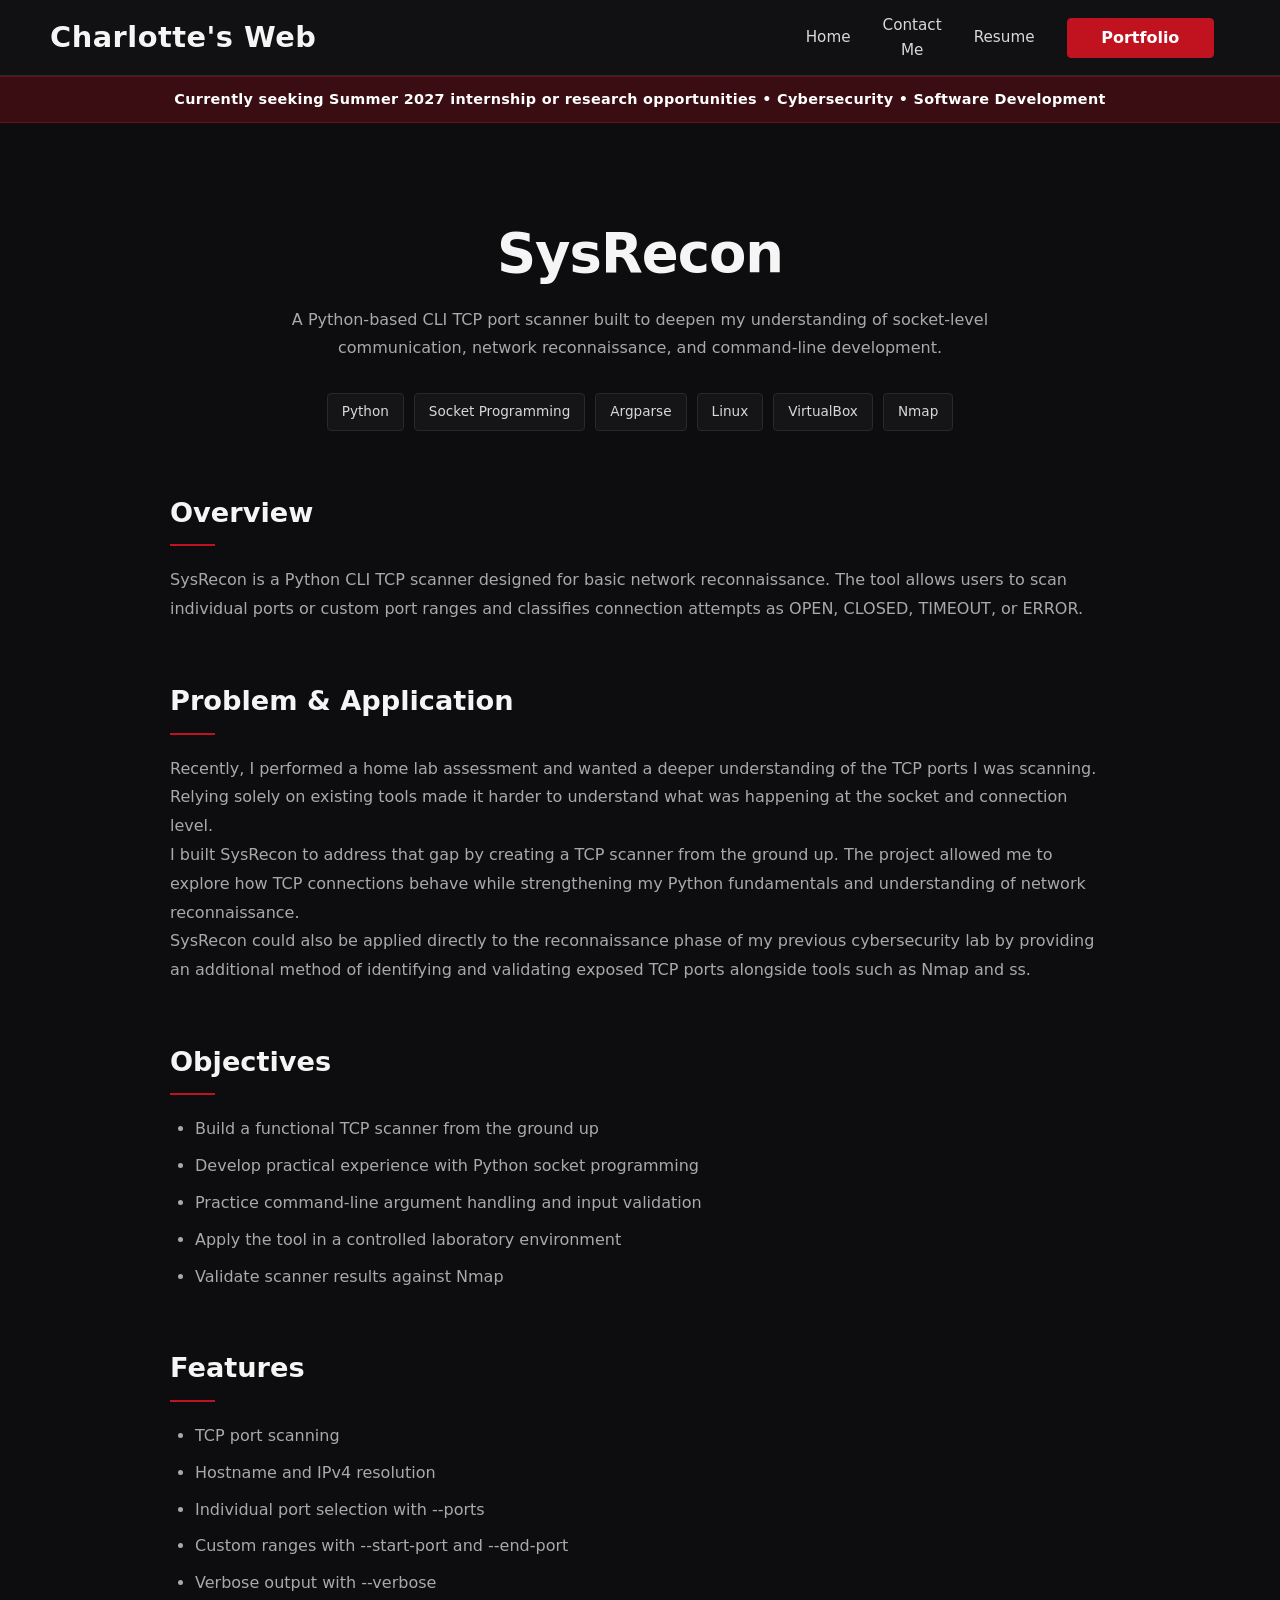
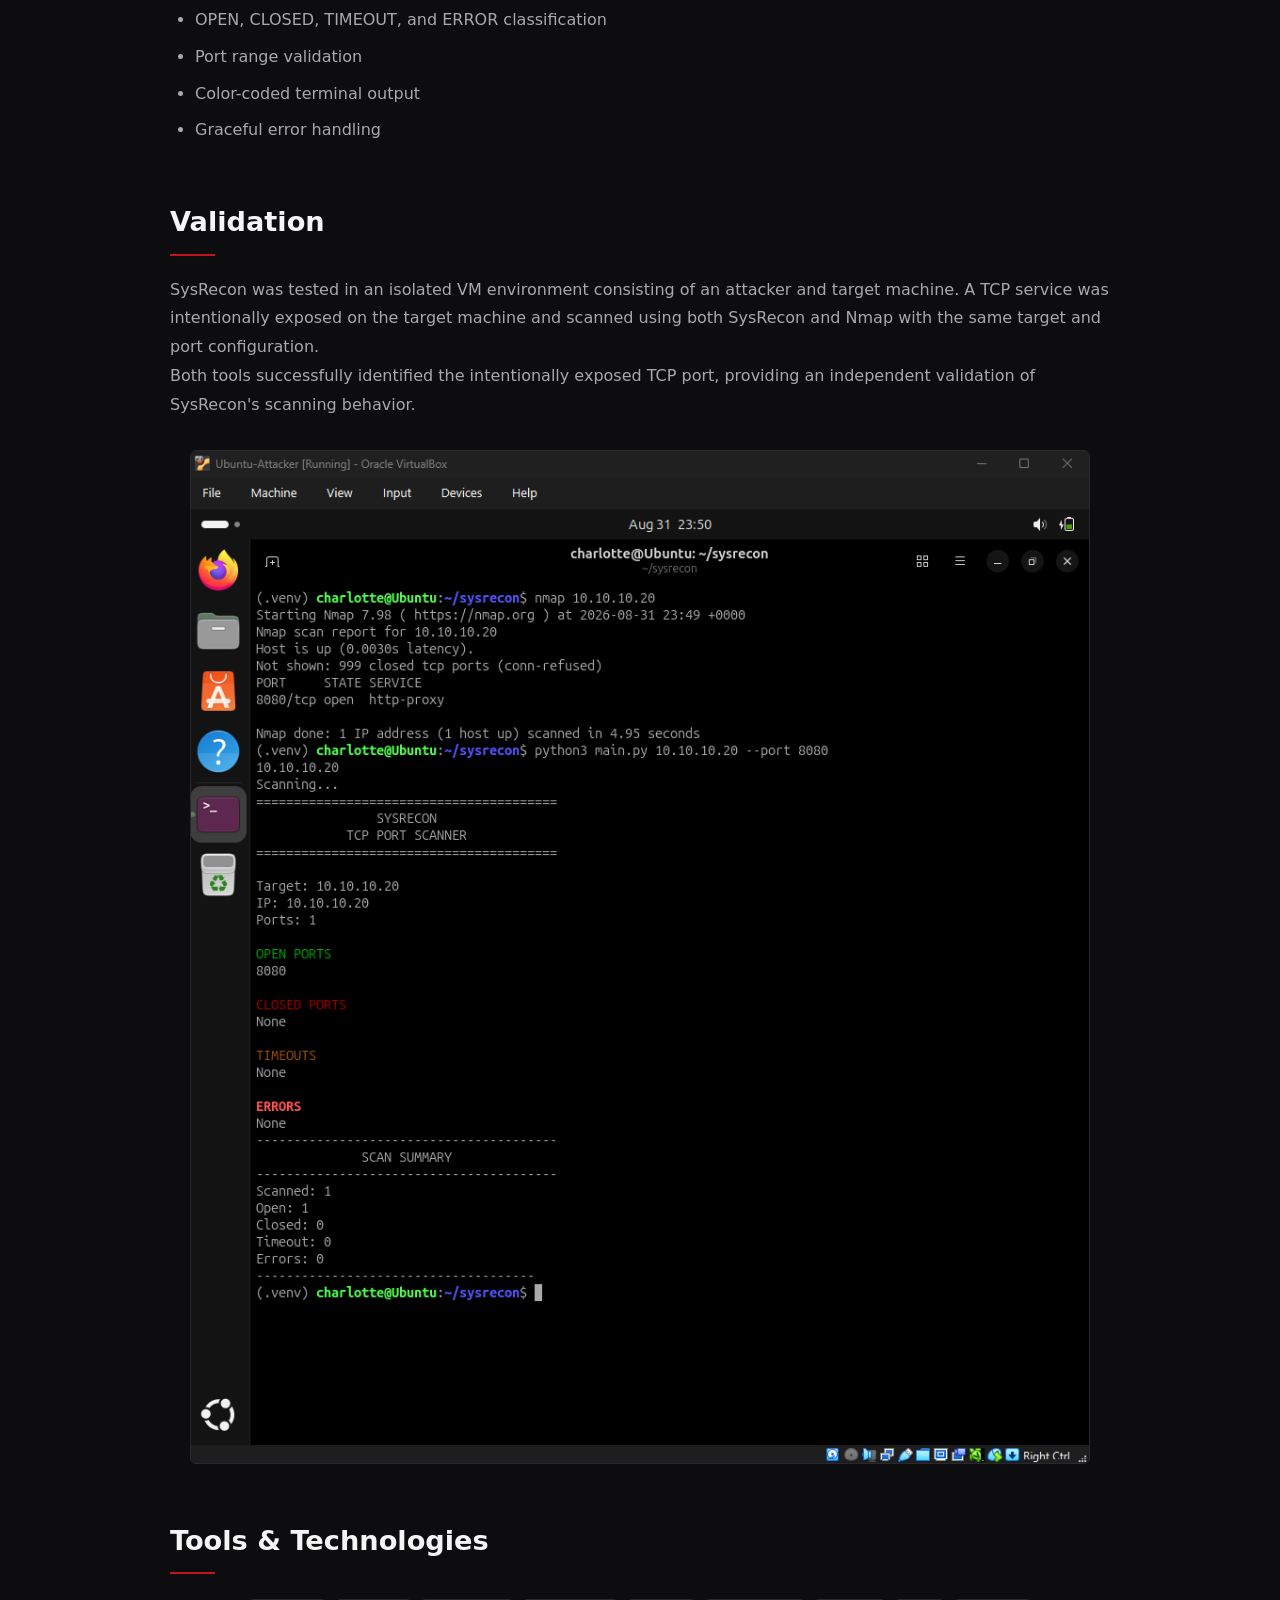
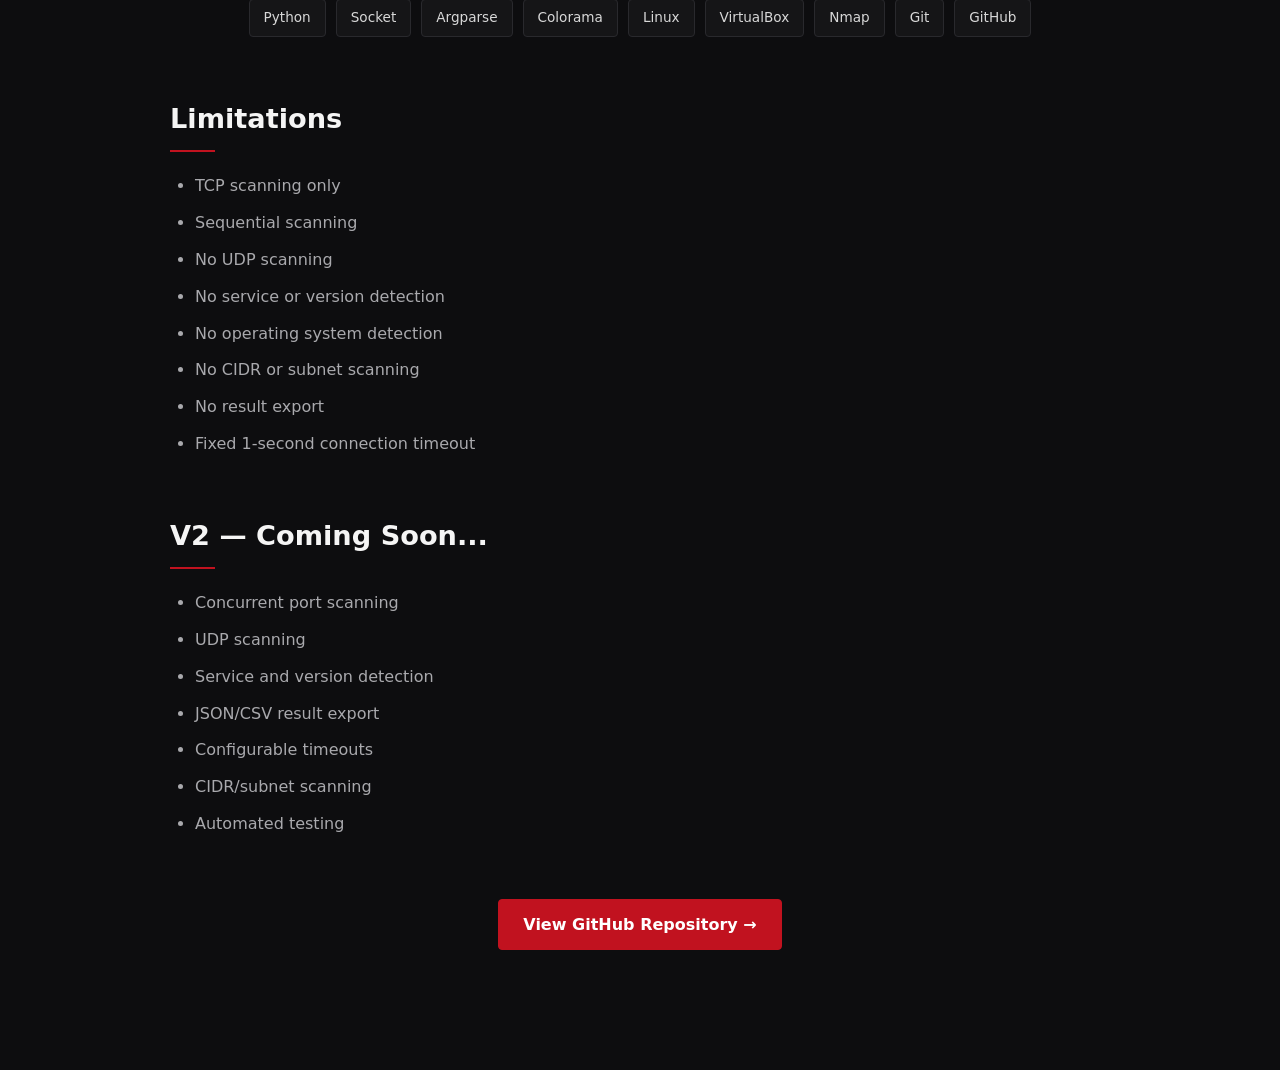
<file: project2.html>
<!DOCTYPE html>
<html lang="en">
<head>
    <meta charset="UTF-8">
    <meta name="viewport" content="width=device-width, initial-scale=1.0">
    <title>SysRecon | Charlotte's Web</title>
    <link rel="icon" type="image/png" href="/Portfolio-Website/assets/favicon.png">
    <link rel="stylesheet" href="style.css">
</head>

<body>
    <div id="navbar"></div>

    <main>
        <section class="project-page">

            <h1>SysRecon</h1>

            <p class="project-intro">
                A Python-based CLI TCP port scanner built to deepen my
                understanding of socket-level communication, network
                reconnaissance, and command-line development.
            </p>

            <div class="project-tags">
                <span>Python</span>
                <span>Socket Programming</span>
                <span>Argparse</span>
                <span>Linux</span>
                <span>VirtualBox</span>
                <span>Nmap</span>
            </div>

            <h2>Overview</h2>
            <p>
                SysRecon is a Python CLI TCP scanner designed for basic
                network reconnaissance. The tool allows users to scan
                individual ports or custom port ranges and classifies
                connection attempts as OPEN, CLOSED, TIMEOUT, or ERROR.
            </p>

            <h2>Problem & Application</h2>
            <p>
                Recently, I performed a home lab assessment and wanted a
                deeper understanding of the TCP ports I was scanning.
                Relying solely on existing tools made it harder to understand
                what was happening at the socket and connection level.
            </p>

            <p>
                I built SysRecon to address that gap by creating a TCP scanner
                from the ground up. The project allowed me to explore how
                TCP connections behave while strengthening my Python
                fundamentals and understanding of network reconnaissance.
            </p>

            <p>
                SysRecon could also be applied directly to the reconnaissance
                phase of my previous cybersecurity lab by providing an
                additional method of identifying and validating exposed TCP
                ports alongside tools such as Nmap and <code>ss</code>.
            </p>

            <h2>Objectives</h2>
            <ul>
                <li>Build a functional TCP scanner from the ground up</li>
                <li>Develop practical experience with Python socket programming</li>
                <li>Practice command-line argument handling and input validation</li>
                <li>Apply the tool in a controlled laboratory environment</li>
                <li>Validate scanner results against Nmap</li>
            </ul>

            <h2>Features</h2>
            <ul>
                <li>TCP port scanning</li>
                <li>Hostname and IPv4 resolution</li>
                <li>Individual port selection with <code>--ports</code></li>
                <li>Custom ranges with <code>--start-port</code> and <code>--end-port</code></li>
                <li>Verbose output with <code>--verbose</code></li>
                <li>OPEN, CLOSED, TIMEOUT, and ERROR classification</li>
                <li>Port range validation</li>
                <li>Color-coded terminal output</li>
                <li>Graceful error handling</li>
            </ul>

            <h2>Validation</h2>
            <p>
                SysRecon was tested in an isolated VM environment consisting
                of an attacker and target machine. A TCP service was
                intentionally exposed on the target machine and scanned using
                both SysRecon and Nmap with the same target and port
                configuration.
            </p>

            <p>
                Both tools successfully identified the intentionally exposed
                TCP port, providing an independent validation of SysRecon's
                scanning behavior.
            </p>

            <img
                src="assets/02-nmap-vs-sysrecon.png"
                alt="Nmap and SysRecon showing matching TCP port scan results"
            >

            <h2>Tools & Technologies</h2>
            <div class="project-tags">
                <span>Python</span>
                <span>Socket</span>
                <span>Argparse</span>
                <span>Colorama</span>
                <span>Linux</span>
                <span>VirtualBox</span>
                <span>Nmap</span>
                <span>Git</span>
                <span>GitHub</span>
            </div>

            <h2>Limitations</h2>
            <ul>
                <li>TCP scanning only</li>
                <li>Sequential scanning</li>
                <li>No UDP scanning</li>
                <li>No service or version detection</li>
                <li>No operating system detection</li>
                <li>No CIDR or subnet scanning</li>
                <li>No result export</li>
                <li>Fixed 1-second connection timeout</li>
            </ul>

            <h2>V2 — Coming Soon...</h2>
            <ul>
                <li>Concurrent port scanning</li>
                <li>UDP scanning</li>
                <li>Service and version detection</li>
                <li>JSON/CSV result export</li>
                <li>Configurable timeouts</li>
                <li>CIDR/subnet scanning</li>
                <li>Automated testing</li>
            </ul>

            <div class="project-links">
                <a
                    href="https://github.com/Charlotte0327/python-cli-project"
                    target="_blank"
                    rel="noopener noreferrer"
                >
                    View GitHub Repository →
                </a>
            </div>

        </section>
    </main>

    <script src="index.js"></script>
</body>
</html>
</file>
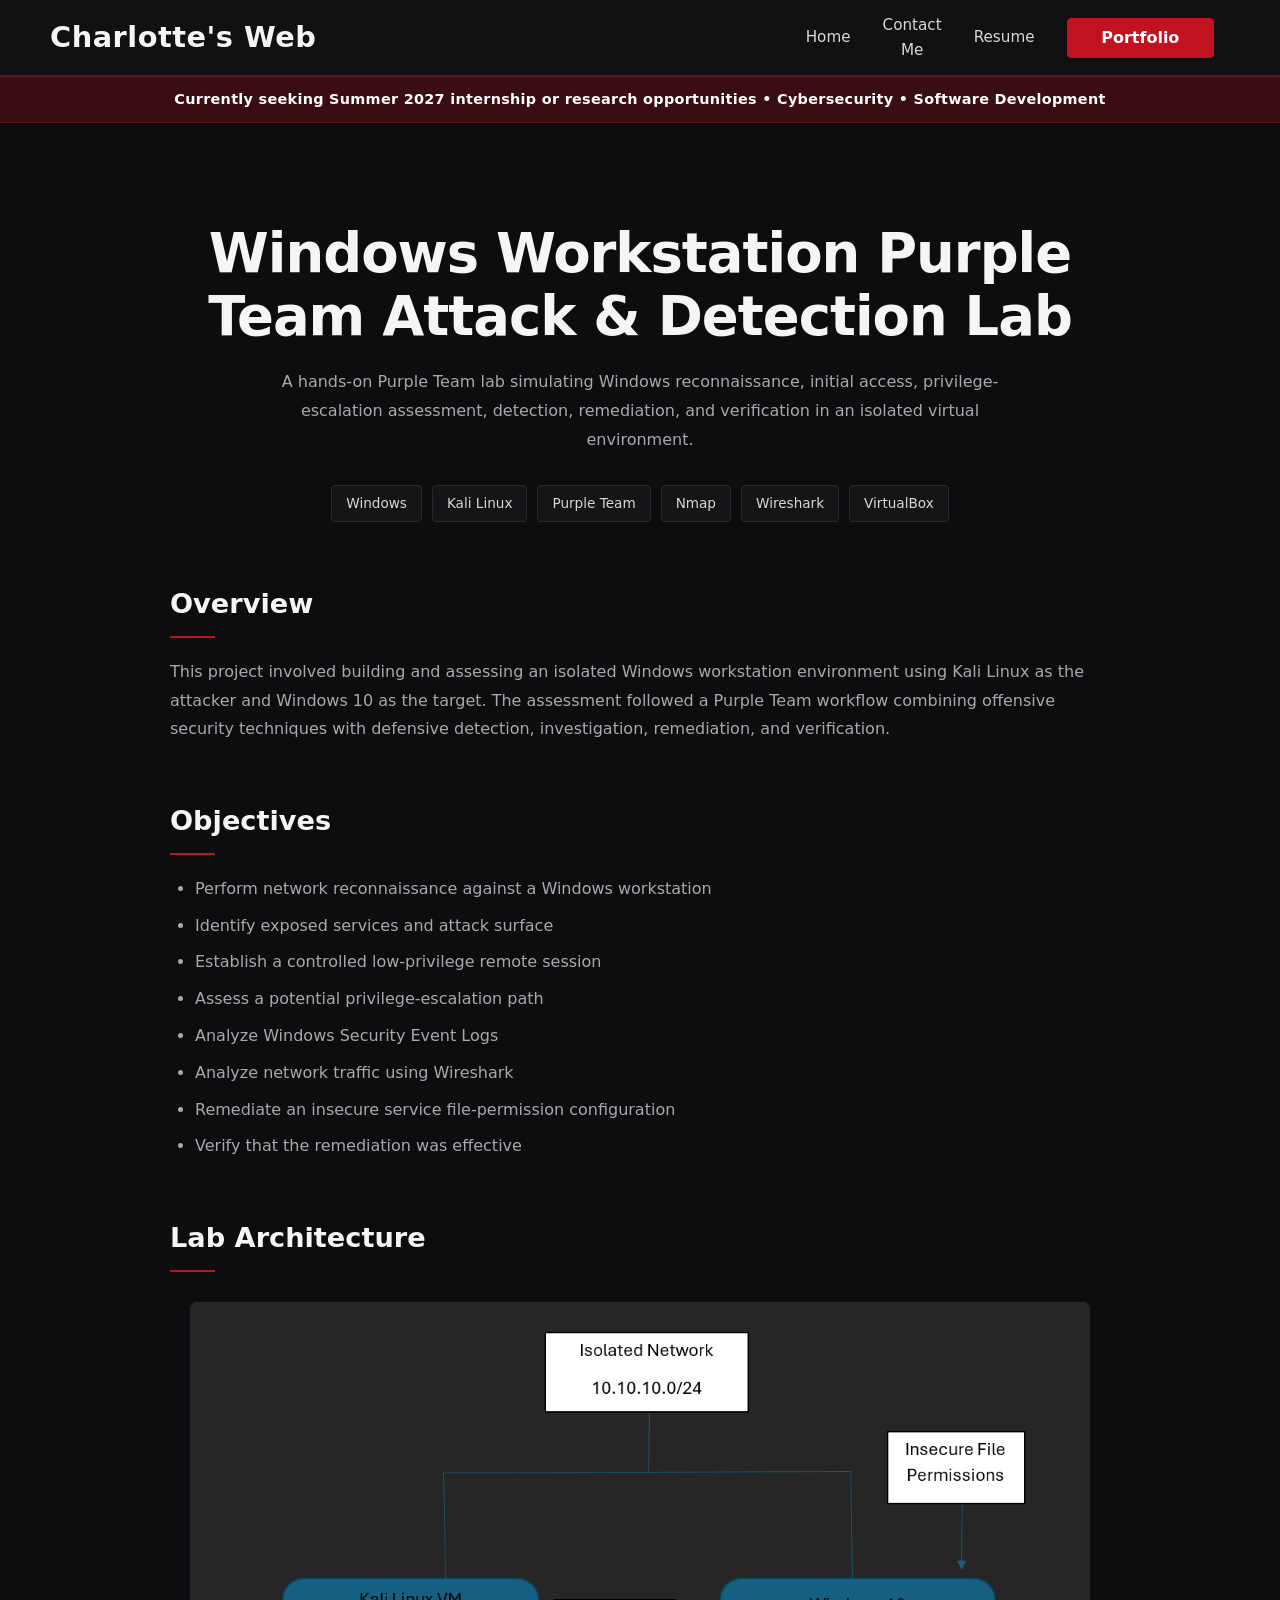
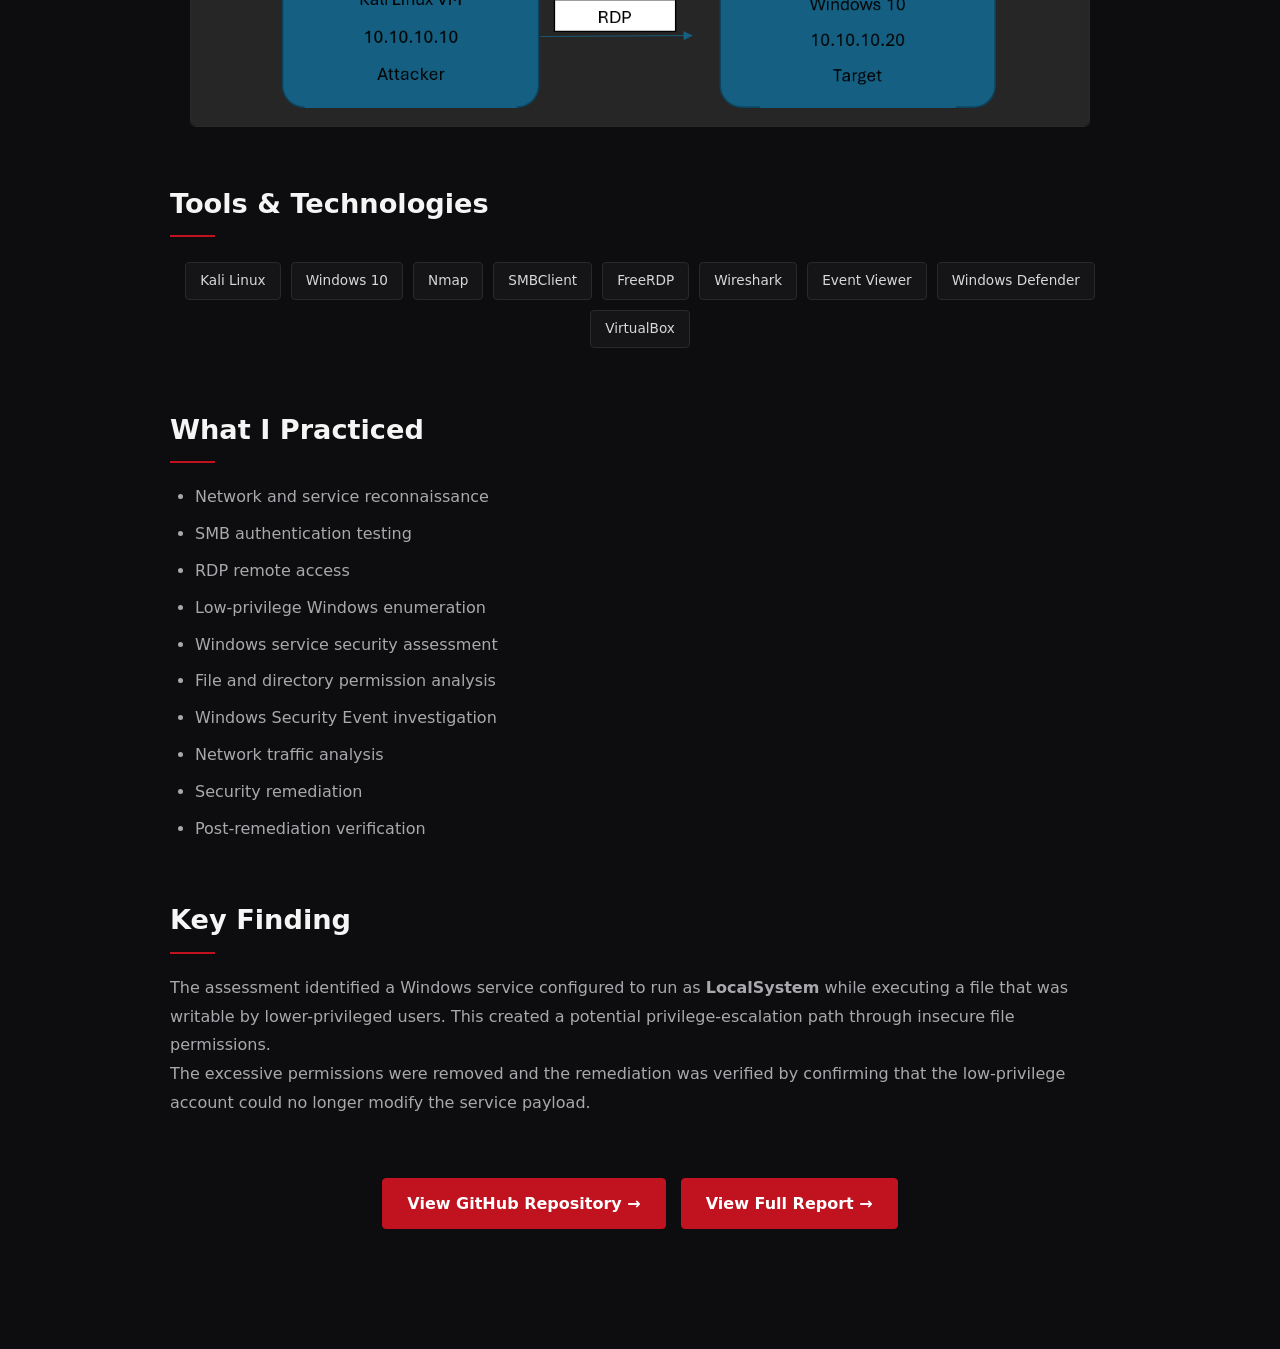
<file: purpleTeam.html>
<!DOCTYPE html>
<html lang="en">
<head>
    <meta charset="UTF-8">
    <meta name="viewport" content="width=device-width, initial-scale=1.0">
    <title>Windows Workstation Purple Team Lab | Charlotte's Web</title>
    <link rel="icon" type="image/png" href="../assets/favicon.png">
    <link rel="stylesheet" href="style.css">
</head>

<body>
    <div id="navbar"></div>

    <main>
        <section class="project-page">

            <h1>Windows Workstation Purple Team Attack & Detection Lab</h1>

            <p class="project-intro">
                A hands-on Purple Team lab simulating Windows reconnaissance,
                initial access, privilege-escalation assessment, detection,
                remediation, and verification in an isolated virtual environment.
            </p>

            <div class="project-tags">
                <span>Windows</span>
                <span>Kali Linux</span>
                <span>Purple Team</span>
                <span>Nmap</span>
                <span>Wireshark</span>
                <span>VirtualBox</span>
            </div>

            <h2>Overview</h2>
            <p>
                This project involved building and assessing an isolated Windows
                workstation environment using Kali Linux as the attacker and
                Windows 10 as the target. The assessment followed a Purple Team
                workflow combining offensive security techniques with defensive
                detection, investigation, remediation, and verification.
            </p>

            <h2>Objectives</h2>
            <ul>
                <li>Perform network reconnaissance against a Windows workstation</li>
                <li>Identify exposed services and attack surface</li>
                <li>Establish a controlled low-privilege remote session</li>
                <li>Assess a potential privilege-escalation path</li>
                <li>Analyze Windows Security Event Logs</li>
                <li>Analyze network traffic using Wireshark</li>
                <li>Remediate an insecure service file-permission configuration</li>
                <li>Verify that the remediation was effective</li>
            </ul>

            <h2>Lab Architecture</h2>

            <img
                src="../assets/Network-Diagram-purple.png"
                alt="Windows Purple Team lab architecture showing Kali Linux attacker and Windows 10 target"
            >

            <h2>Tools & Technologies</h2>
            <div class="project-tags">
                <span>Kali Linux</span>
                <span>Windows 10</span>
                <span>Nmap</span>
                <span>SMBClient</span>
                <span>FreeRDP</span>
                <span>Wireshark</span>
                <span>Event Viewer</span>
                <span>Windows Defender</span>
                <span>VirtualBox</span>
            </div>

            <h2>What I Practiced</h2>
            <ul>
                <li>Network and service reconnaissance</li>
                <li>SMB authentication testing</li>
                <li>RDP remote access</li>
                <li>Low-privilege Windows enumeration</li>
                <li>Windows service security assessment</li>
                <li>File and directory permission analysis</li>
                <li>Windows Security Event investigation</li>
                <li>Network traffic analysis</li>
                <li>Security remediation</li>
                <li>Post-remediation verification</li>
            </ul>

            <h2>Key Finding</h2>
            <p>
                The assessment identified a Windows service configured to run as
                <strong>LocalSystem</strong> while executing a file that was
                writable by lower-privileged users. This created a potential
                privilege-escalation path through insecure file permissions.
            </p>

            <p>
                The excessive permissions were removed and the remediation was
                verified by confirming that the low-privilege account could no
                longer modify the service payload.
            </p>

            <div class="project-links">
                <a href="https://github.com/Charlotte0327/windows-workstation-purple-team-lab"
                   target="_blank"
                   rel="noopener noreferrer">
                    View GitHub Repository →
                </a>

                <a href="../assets/Windows Purple Team Lab Report.pdf"
                   target="_blank"
                   rel="noopener noreferrer">
                    View Full Report →
                </a>
            </div>

        </section>
    </main>

    <script src="index.js"></script>
</body>
</html>
</file>
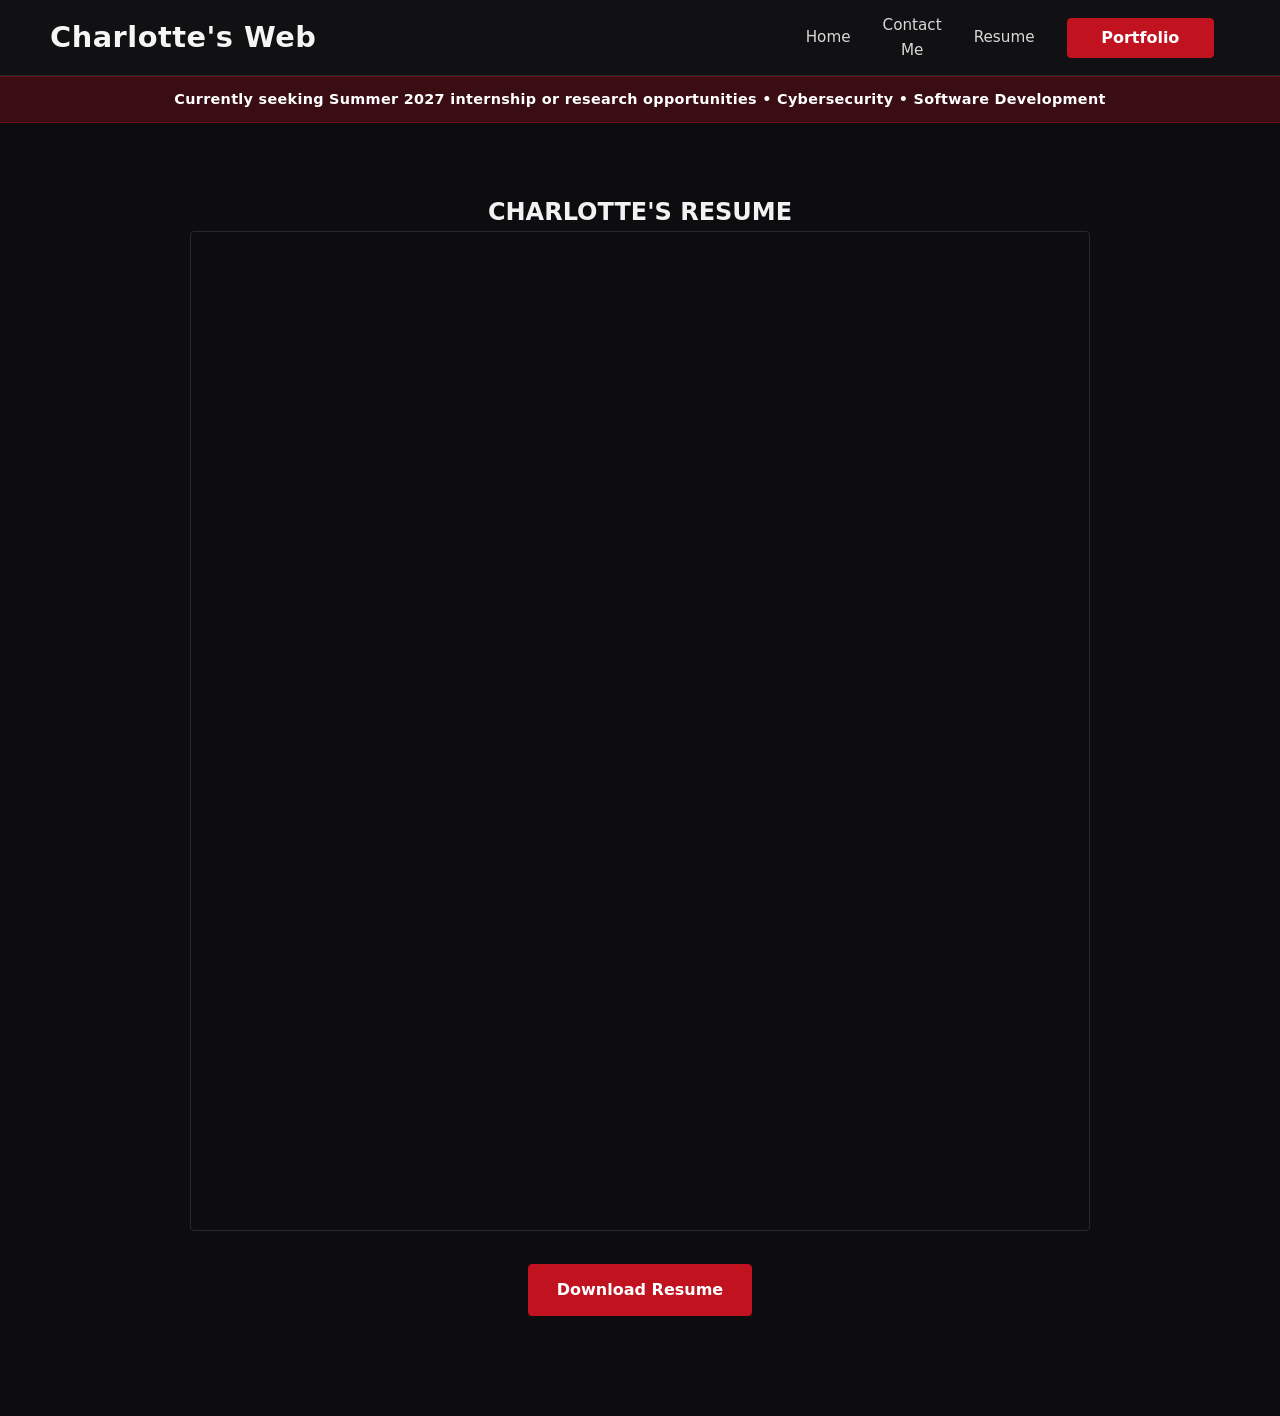
<file: Resume.html>
<!DOCTYPE html>
<html lang="en">
    <head>
        <meta charset="UTF-8">
        <meta name="viewport" content="width=device-width, initial-scale=1.0">
        <title>Charlotte's Web</title>
        <link rel="icon" type="image/png" href="../assets/favicon.png">
        <link rel="stylesheet" href="style.css">
    </head>
    <body>
        <div id="navbar"></div>

        <section class="resume-page">
            <h1>CHARLOTTE'S RESUME</h1>

            <iframe 
                src="assets/Resume1.pdf" 
                width="80%" 
                height="600px">
            </iframe>

            <br>
            <a href="assets/Resume1.pdf" download class="resume-btn">
                Download Resume
            </a>

        </section>

    </body>
        <script src="index.js"></script>
</html>
</file>
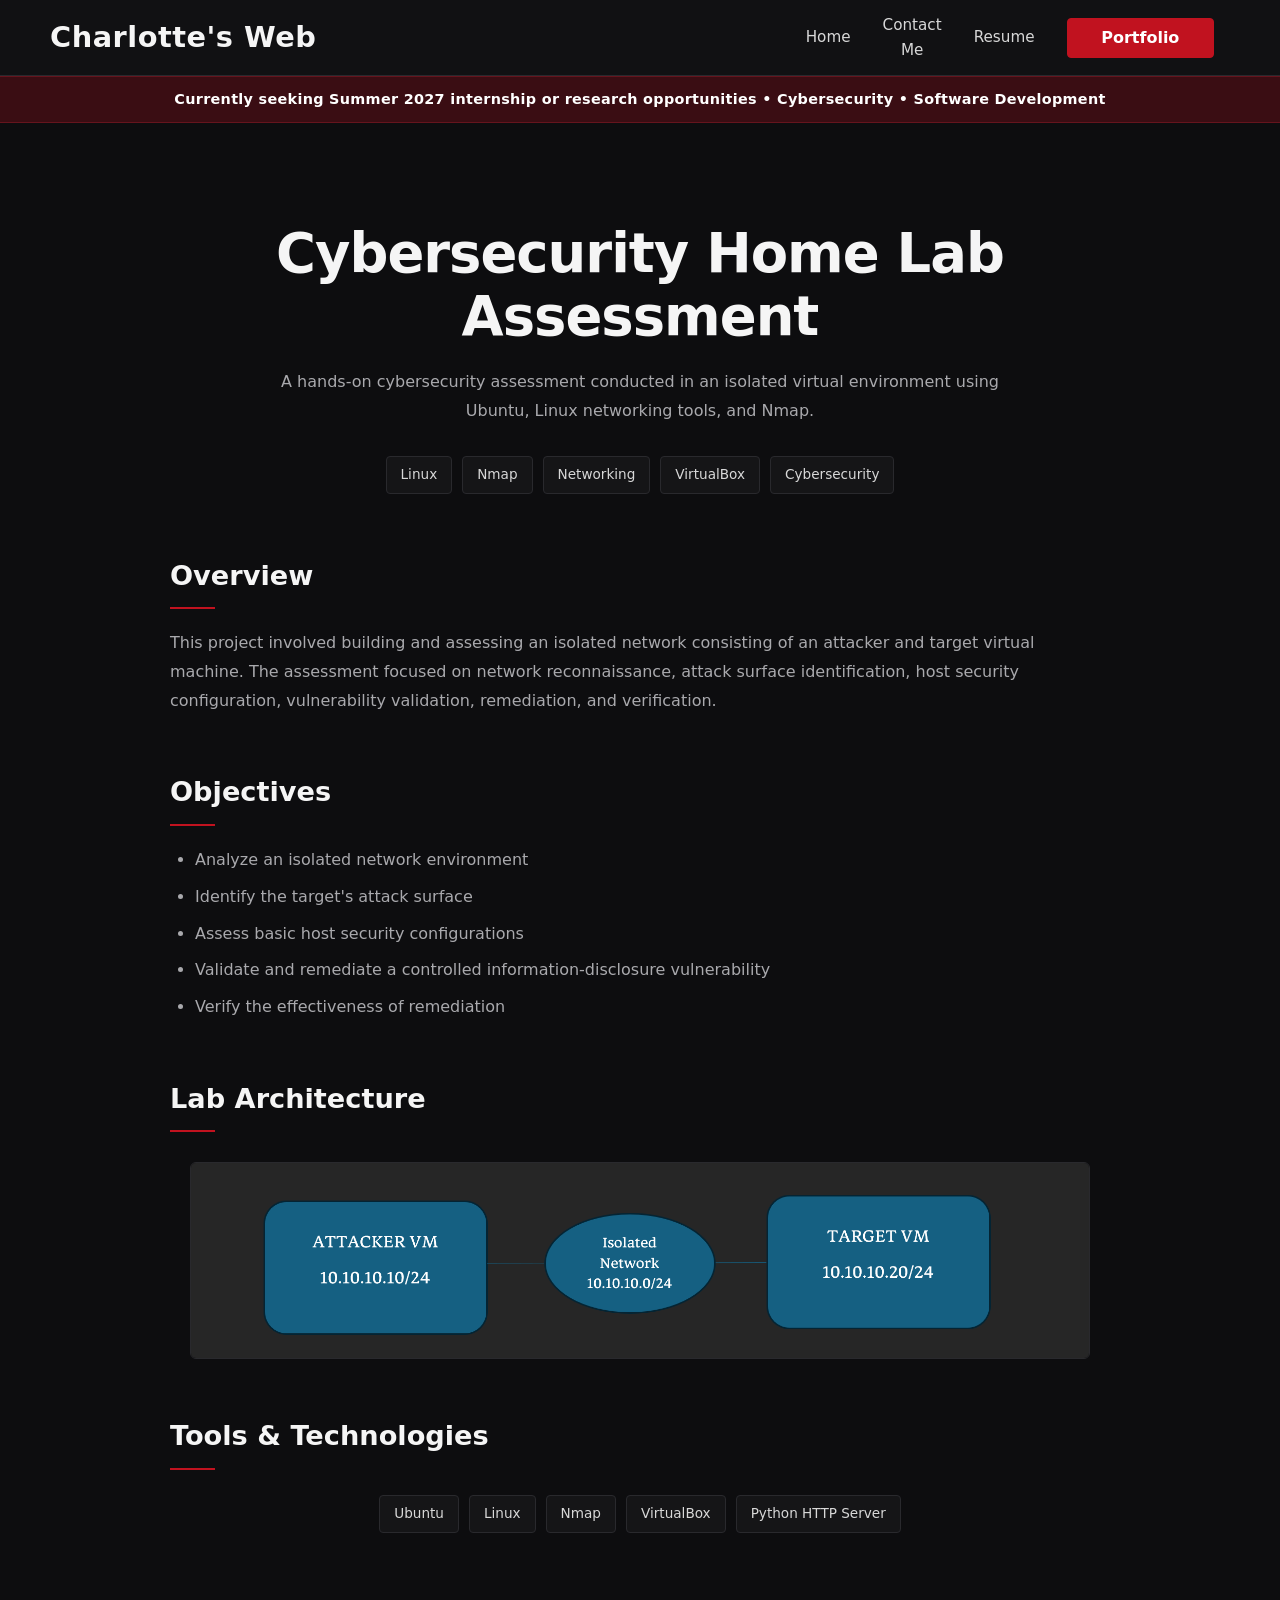
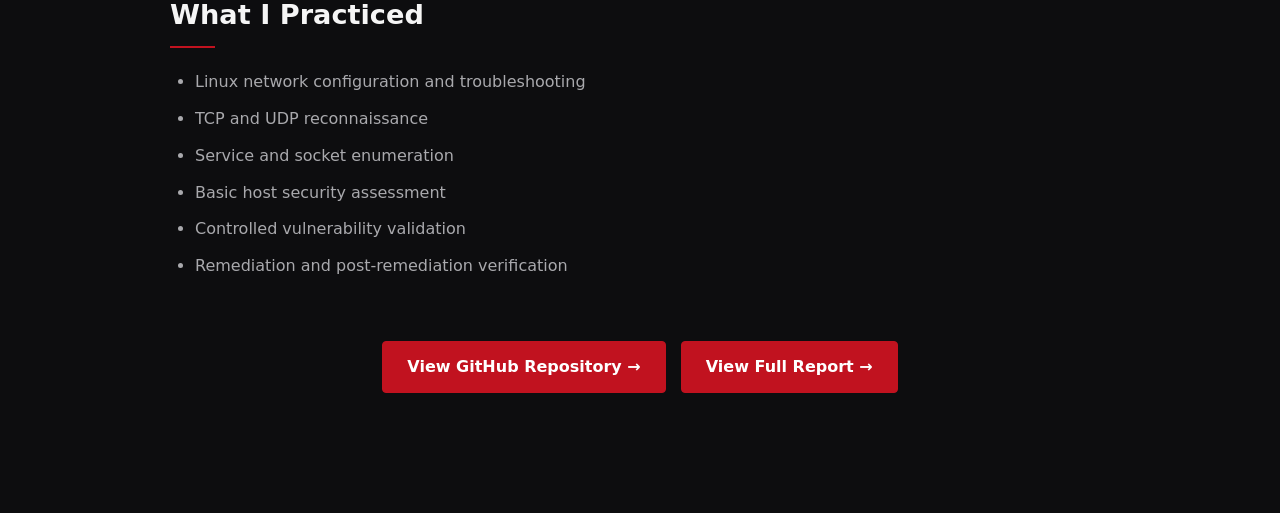
<file: secLab1.html>
<!DOCTYPE html>
<html lang="en">
<head>
    <meta charset="UTF-8">
    <meta name="viewport" content="width=device-width, initial-scale=1.0">
    <title>Cybersecurity Home Lab | Charlotte's Web</title>
    <link rel="icon" type="image/png" href="../assets/favicon.png">
    <link rel="stylesheet" href="style.css">
</head>

<body>
    <div id="navbar"></div>

    <main>
        <section class="project-page">

            <h1>Cybersecurity Home Lab Assessment</h1>

            <p class="project-intro">
                A hands-on cybersecurity assessment conducted in an isolated
                virtual environment using Ubuntu, Linux networking tools,
                and Nmap.
            </p>

            <div class="project-tags">
                <span>Linux</span>
                <span>Nmap</span>
                <span>Networking</span>
                <span>VirtualBox</span>
                <span>Cybersecurity</span>
            </div>

            <h2>Overview</h2>
            <p>
                This project involved building and assessing an isolated
                network consisting of an attacker and target virtual machine.
                The assessment focused on network reconnaissance, attack
                surface identification, host security configuration,
                vulnerability validation, remediation, and verification.
            </p>

            <h2>Objectives</h2>
            <ul>
                <li>Analyze an isolated network environment</li>
                <li>Identify the target's attack surface</li>
                <li>Assess basic host security configurations</li>
                <li>Validate and remediate a controlled information-disclosure vulnerability</li>
                <li>Verify the effectiveness of remediation</li>
            </ul>

            <h2>Lab Architecture</h2>

            <img
                src="assets/network-diagram.png"
                alt="Cybersecurity home lab network architecture and connectivity verification"
            >

            <h2>Tools & Technologies</h2>
            <div class="project-tags">
                <span>Ubuntu</span>
                <span>Linux</span>
                <span>Nmap</span>
                <span>VirtualBox</span>
                <span>Python HTTP Server</span>
            </div>

            <h2>What I Practiced</h2>
            <ul>
                <li>Linux network configuration and troubleshooting</li>
                <li>TCP and UDP reconnaissance</li>
                <li>Service and socket enumeration</li>
                <li>Basic host security assessment</li>
                <li>Controlled vulnerability validation</li>
                <li>Remediation and post-remediation verification</li>
            </ul>

            <div class="project-links">
                <a href="https://github.com/Charlotte0327/cybersecurity-home-lab-assessment" target="_blank" rel="noopener noreferrer">
                    View GitHub Repository →
                </a>

                <a href="assets/Cybersecurity Lab Report.pdf" target="_blank" rel="noopener noreferrer">
                    View Full Report →
                </a>
            </div>

        </section>
    </main>

    <script src="index.js"></script>
</body>
</html>
</file>
<file: style.css>
/* =========================================================
   GLOBAL
========================================================= */

* {
    box-sizing: border-box;
    margin: 0;
    padding: 0;
    font-family:
        system-ui,
        -apple-system,
        BlinkMacSystemFont,
        "Segoe UI",
        Roboto,
        Oxygen,
        Ubuntu,
        Cantarell,
        "Open Sans",
        sans-serif;
}

html {
    scroll-behavior: smooth;
}

body {
    background: #0d0d0f;
    color: #f2f2f2;
    line-height: 1.6;
    overflow-x: hidden;
}

main {
    width: 100%;
    max-width: 1300px;
    margin: 0 auto;
    padding: 20px;
}

a {
    color: inherit;
}

button,
input,
textarea {
    font: inherit;
}


/* =========================================================
   NAVBAR
========================================================= */

.navbar {
    background: #111113;
    height: 76px;
    display: flex;
    justify-content: center;
    align-items: center;

    position: sticky;
    top: 0;
    z-index: 999;

    border-bottom: 1px solid #29292d;
}

.navbar-container {
    display: flex;
    justify-content: space-between;
    align-items: center;

    width: 100%;
    max-width: 1300px;
    height: 76px;

    margin: 0 auto;
    padding: 0 50px;
}


/* Logo */

#navbar__logo {
    display: flex;
    align-items: center;

    color: #f5f5f5;
    background: none;

    text-decoration: none;
    cursor: pointer;

    font-size: 1.8rem;
    font-weight: 700;
    letter-spacing: 0.5px;

    transition: color 0.2s ease;
}

#navbar__logo:hover {
    color: #c1121f;
}

.fa-gem {
    margin-right: 0.5rem;
}


/* Navigation */

.navbar__menu {
    display: flex;
    align-items: center;
    list-style: none;
    text-align: center;
}

.navbar__links {
    display: flex;
    align-items: center;
    justify-content: center;

    height: 76px;
    padding: 0 1rem;

    color: #d8d8d8;
    text-decoration: none;

    font-size: 0.95rem;
    font-weight: 500;

    transition: color 0.2s ease;
}

.navbar__links:hover {
    color: #c1121f;
}


/* Navbar button */

.navbar__btn {
    display: flex;
    justify-content: center;
    align-items: center;

    padding: 0 1rem;
    width: 100%;
}

.button {
    display: flex;
    justify-content: center;
    align-items: center;

    height: 40px;
    width: 100%;

    padding: 0 20px;

    border: 1px solid #c1121f;
    border-radius: 4px;

    background: #c1121f;
    color: #ffffff;

    text-decoration: none;
    font-weight: 600;

    transition:
        background-color 0.2s ease,
        border-color 0.2s ease,
        transform 0.2s ease;
}

.button:hover {
    background: #a80f1b;
    border-color: #a80f1b;
    transform: translateY(-1px);
}


/* =========================================================
   MOBILE NAVBAR
========================================================= */

@media screen and (max-width: 960px) {

    .navbar-container {
        height: 76px;
        padding: 0 30px;
    }

    .navbar__menu {
        display: grid;
        grid-template-columns: auto;

        width: 100%;
        height: 50vh;

        position: absolute;
        top: -100vh;

        margin: 0;

        background: #111113;

        opacity: 0;
        z-index: -1;

        border-bottom: 1px solid #29292d;

        transition:
            top 0.35s ease,
            opacity 0.35s ease;
    }

    .navbar__menu.active {
        top: 100%;
        opacity: 1;
        z-index: 99;
        height: 57vh;
    }

    #navbar__logo {
        padding-left: 25px;
    }

    .navbar__item {
        width: 100%;
    }

    .navbar__links {
        display: table;

        width: 100%;
        height: auto;

        padding: 2rem;

        text-align: center;
    }

    .navbar__links:hover {
        background: #18181b;
        color: #c1121f;
    }

    .navbar__btn {
        padding-bottom: 2rem;
    }

    .button {
        width: 80%;
        height: 52px;
        margin: 0 auto;
    }

    #mobile-menu {
        position: absolute;
        top: 20%;
        right: 5%;

        transform: translate(5%, 20%);
    }

    .navbar__toggle .bar {
        display: block;

        width: 25px;
        height: 3px;

        margin: 5px auto;

        background: #f5f5f5;

        cursor: pointer;

        transition: all 0.25s ease-in-out;
    }

    #mobile-menu.is-active .bar:nth-child(2) {
        opacity: 0;
    }

    #mobile-menu.is-active .bar:nth-child(1) {
        transform: translateY(8px) rotate(45deg);
    }

    #mobile-menu.is-active .bar:nth-child(3) {
        transform: translateY(-8px) rotate(-45deg);
    }
}


/* =========================================================
   HERO
========================================================= */

.hero {
    min-height: 82vh;

    display: flex;
    justify-content: space-between;
    align-items: center;

    max-width: 1200px;

    margin: 0 auto;

    padding: 70px 50px;

    gap: 70px;
}

.hero__content {
    flex: 1;
}

.hero__content h1 {
    color: #f5f5f5;

    font-size: clamp(2.2rem, 5vw, 3.7rem);
    line-height: 1.1;

    font-weight: 750;

    margin-bottom: 15px;

    letter-spacing: -1px;
}

.hero__content h2 {
    color: #c1121f;

    font-size: clamp(1.1rem, 2vw, 1.35rem);

    font-weight: 600;

    margin-bottom: 22px;
}

.hero__content p {
    max-width: 620px;

    color: #a9a9ad;

    line-height: 1.8;

    font-size: 1.05rem;

    margin-bottom: 30px;
}

.hero__image {
    flex: 0 0 340px;

    display: flex;
    justify-content: center;
    align-items: center;
}

.hero__image img {
    width: 320px;
    height: 320px;

    object-fit: cover;

    border-radius: 50%;

    border: 3px solid #c1121f;

    box-shadow: 0 0 0 8px #17171a;

    transition: transform 0.3s ease;
}

.hero__image img:hover {
    transform: scale(1.02);
}


/* Hero mobile */

@media screen and (max-width: 768px) {

    .hero {
        min-height: auto;

        flex-direction: column-reverse;

        text-align: center;

        padding: 70px 20px;

        gap: 40px;
    }

    .hero__image {
        flex-basis: auto;
    }

    .hero__image img {
        width: 240px;
        height: 240px;
    }

    .hero__content p {
        margin: 0 auto 30px;
    }

    .hero__content h1 {
        font-size: 2.2rem;
    }

    .hero__content h2 {
        font-size: 1rem;
    }
}


/* =========================================================
   GENERAL SECTION HEADINGS
========================================================= */

.focus h2,
.skills h2,
.education h2,
.previews h2,
.contact-links h2,
.quick-contact h2 {
    color: #f5f5f5;

    font-size: 2rem;
    font-weight: 700;

    text-align: center;

    margin-bottom: 45px;

    position: relative;
}

.focus h2::after,
.skills h2::after,
.education h2::after,
.previews h2::after,
.contact-links h2::after,
.quick-contact h2::after {
    content: "";

    display: block;

    width: 55px;
    height: 2px;

    background: #c1121f;

    margin: 12px auto 0;
}


/* =========================================================
   FOCUS
========================================================= */

.focus {
    padding: 90px 20px;
}

.focus p {
    max-width: 850px;

    margin: 20px auto;

    padding: 30px;

    background: #151517;

    color: #a9a9ad;

    line-height: 1.8;

    border: 1px solid #29292d;
    border-left: 3px solid #c1121f;

    transition:
        border-color 0.2s ease,
        transform 0.2s ease;
}

.focus p:hover {
    transform: translateY(-2px);
    border-color: #3a3a3f;
    border-left-color: #c1121f;
}


/* =========================================================
   SKILLS
========================================================= */

.skills {
    padding: 90px 20px;
}

.skills__grid {
    display: grid;

    grid-template-columns:
        repeat(auto-fit, minmax(240px, 1fr));

    gap: 22px;

    max-width: 1100px;

    margin: 0 auto;
}

.skill__card {
    background: #151517;

    border: 1px solid #29292d;

    border-radius: 6px;

    padding: 32px 25px;

    text-align: center;

    transition:
        transform 0.2s ease,
        border-color 0.2s ease;
}

.skill__card:hover {
    transform: translateY(-4px);

    border-color: #c1121f;
}

.skill__card h3 {
    color: #c1121f;

    font-size: 1.2rem;

    margin-bottom: 14px;
}

.skill__card p {
    color: #a9a9ad;

    line-height: 1.7;

    font-size: 0.95rem;
}


/* =========================================================
   EDUCATION
========================================================= */

.education {
    padding: 90px 20px;
}

.education__card {
    max-width: 700px;

    margin: 0 auto;

    background: #151517;

    padding: 40px;

    border: 1px solid #29292d;
    border-top: 2px solid #c1121f;

    border-radius: 6px;

    text-align: center;

    transition:
        transform 0.2s ease,
        border-color 0.2s ease;
}

.education__card:hover {
    transform: translateY(-4px);

    border-color: #3a3a3f;
    border-top-color: #c1121f;
}

.education__card h3 {
    color: #c1121f;

    font-size: 1.4rem;

    margin-bottom: 18px;
}

.education__card p {
    color: #a9a9ad;

    font-size: 1rem;

    line-height: 1.8;

    margin: 7px 0;
}


/* =========================================================
   PROJECT PREVIEWS
========================================================= */

.previews {
    padding: 90px 20px;
}

.previews__grid {
    display: grid;

    grid-template-columns:
        repeat(auto-fit, minmax(250px, 1fr));

    gap: 22px;

    max-width: 1100px;

    margin: 0 auto;
}

.preview__card {
    background: #151517;

    padding: 32px 25px;

    border: 1px solid #29292d;

    border-radius: 6px;

    text-align: center;

    transition:
        transform 0.2s ease,
        border-color 0.2s ease;
}

.preview__card:hover {
    transform: translateY(-4px);

    border-color: #c1121f;
}

.preview__card h3 {
    color: #c1121f;

    font-size: 1.2rem;

    margin-bottom: 14px;
}

.preview__card p {
    color: #a9a9ad;

    line-height: 1.7;

    margin-bottom: 22px;
}

.preview__card a {
    color: #f0f0f0;

    text-decoration: none;

    font-weight: 600;

    transition: color 0.2s ease;
}

.preview__card a:hover {
    color: #c1121f;
}


/* =========================================================
   FOOTER
========================================================= */

.footer {
    background: #111113;

    padding: 25px 20px;

    text-align: center;

    color: #777;

    border-top: 1px solid #29292d;

    font-size: 0.9rem;
}


/* =========================================================
   PORTFOLIO PAGE
========================================================= */

.portfolio {
    width: 100%;

    padding: 70px 60px 100px;

    text-align: center;

    background: #0d0d0f;
}

.portfolio h1 {
    font-size: clamp(2.5rem, 5vw, 3.5rem);

    margin-bottom: 70px;

    font-weight: 750;

    letter-spacing: -1px;

    color: #f5f5f5;
}


/* =========================================================
   TIMELINE
========================================================= */

.timeline {
    position: relative;

    max-width: 1000px;

    margin: 0 auto;
}

.timeline::before {
    content: "";

    position: absolute;

    width: 2px;

    background: #c1121f;

    top: 0;
    bottom: 0;

    left: 50%;

    transform: translateX(-50%);
}


/* Timeline items */

.planet-container {
    width: 50%;

    padding: 30px;

    position: relative;
}

.planet-container.left {
    left: 0;

    text-align: right;
}

.planet-container.right {
    left: 50%;

    text-align: left;
}


/* =========================================================
   PLANETS
========================================================= */

.planet {
    width: 100px;
    height: 100px;

    border-radius: 50%;

    display: flex;
    justify-content: center;
    align-items: center;

    margin: 0 auto 20px;

    font-weight: 700;

    color: #ffffff;

    border: 2px solid #f5f5f5;

    cursor: pointer;

    box-shadow: none;

    transition:
        transform 0.2s ease,
        border-color 0.2s ease;
}

.planet:hover {
    transform: scale(1.06);

    border-color: #c1121f;

    box-shadow: none;
}


/* Keep existing planet classes compatible */

.planet.green {
    background: #26382d;
    color: #d8f5df;
}

.planet.blue {
    background: #252d40;
    color: #dce5ff;
}

.planet.purple {
    background: #33283d;
    color: #eadcff;
}

.planet.red {
    background: #4a161d;
    color: #ffffff;
}


/* =========================================================
   PROJECT CARDS
========================================================= */

.project-card {
    background: #151517;

    border: 1px solid #29292d;

    border-radius: 6px;

    padding: 28px;

    box-shadow: none;

    text-align: center;

    position: relative;

    overflow: hidden;

    transition:
        transform 0.2s ease,
        border-color 0.2s ease;
}

.project-card::before {
    display: none;
}

.project-card:hover {
    transform: translateY(-4px);

    border-color: #c1121f;
}

.project-info h2 {
    color: #c1121f;

    font-size: 1.35rem;

    letter-spacing: 0.3px;

    margin-bottom: 10px;
}

.project-info p {
    color: #a9a9ad;

    line-height: 1.7;
}


/* Connector lines */

.planet-container.left::after,
.planet-container.right::after {
    content: "";

    position: absolute;

    top: 79px;

    width: 60px;
    height: 2px;

    background: #c1121f;

    box-shadow: none;
}

.planet-container.left::after {
    right: -30px;
}

.planet-container.right::after {
    left: -30px;
}


/* =========================================================
   RESUME PAGE
========================================================= */

.resume-page {
    text-align: center;

    padding: 70px 30px 100px;
}

.resume-page iframe {
    width: 100%;
    max-width: 900px;

    min-height: 1000px;

    border: 1px solid #29292d;

    border-radius: 4px;

    box-shadow: none;
}

.resume-btn {
    display: inline-block;

    margin-top: 25px;

    padding: 12px 28px;

    background: #c1121f;

    color: #ffffff;

    text-decoration: none;

    border: 1px solid #c1121f;

    border-radius: 4px;

    font-weight: 600;

    transition:
        background-color 0.2s ease,
        transform 0.2s ease;
}

.resume-btn:hover {
    background: #a80f1b;

    transform: translateY(-2px);
}


/* =========================================================
   CONTACT PAGE
========================================================= */

.contact-page {
    max-width: 1200px;

    margin: 0 auto;

    padding: 80px 30px 100px;
}


/* Contact hero */

.contact-hero {
    text-align: center;

    margin-bottom: 70px;
}

.contact-hero h1 {
    font-size: clamp(2.4rem, 5vw, 3rem);

    color: #f5f5f5;

    margin-bottom: 15px;

    letter-spacing: -0.5px;
}

.contact-hero h1::after {
    content: "";

    display: block;

    width: 55px;
    height: 2px;

    background: #c1121f;

    margin: 15px auto 0;
}

.contact-hero p {
    max-width: 700px;

    margin: 25px auto 0;

    color: #a9a9ad;

    line-height: 1.8;

    font-size: 1.05rem;
}


/* =========================================================
   CONTACT LINKS
========================================================= */

.contact-links {
    margin-bottom: 70px;
}

.contact-links h2 {
    margin-bottom: 45px;
}

.contact-links__grid {
    display: grid;

    grid-template-columns:
        repeat(4, 1fr);

    gap: 20px;

    width: 100%;
    max-width: 1100px;

    margin: 0 auto;
}

.contact-card {
    background: #151517;

    border: 1px solid #29292d;

    border-radius: 6px;

    padding: 32px 20px;

    text-align: center;

    transition:
        transform 0.2s ease,
        border-color 0.2s ease;
}

.contact-card:hover {
    transform: translateY(-4px);

    border-color: #c1121f;
}

.contact-card h3 {
    color: #c1121f;

    font-size: 1.2rem;

    margin-bottom: 12px;
}

.contact-card p {
    color: #a9a9ad;

    line-height: 1.6;

    word-break: break-word;
}

.contact-card a {
    color: #a9a9ad;

    text-decoration: none;

    transition: color 0.2s ease;
}

.contact-card a:hover {
    color: #c1121f;
}


/* =========================================================
   CONTACT DETAILS
========================================================= */

.contact-details-section {
    max-width: 1000px;

    margin: 0 auto 80px;

    display: grid;

    grid-template-columns: 2fr 1fr 1fr;

    gap: 20px;
}

.contact-detail {
    background: #151517;

    border: 1px solid #29292d;

    border-radius: 6px;

    padding: 25px;

    text-align: center;

    transition:
        transform 0.2s ease,
        border-color 0.2s ease;
}

.contact-detail:hover {
    transform: translateY(-3px);

    border-color: #c1121f;
}

.contact-detail h3 {
    color: #c1121f;

    font-size: 1.05rem;

    margin-bottom: 10px;
}

.contact-detail p {
    color: #a9a9ad;

    line-height: 1.6;
}


/* =========================================================
   QUICK CONTACT
========================================================= */

.quick-contact {
    max-width: 800px;

    margin: 0 auto;

    background: #151517;

    padding: 45px;

    border: 1px solid #29292d;

    border-top: 2px solid #c1121f;

    border-radius: 6px;

    box-shadow: none;
}

.quick-contact h2 {
    margin-bottom: 12px;
}

.quick-contact > p {
    text-align: center;

    color: #888;

    margin: 20px auto 35px;

    max-width: 600px;
}


/* =========================================================
   CONTACT FORM
========================================================= */

.quick-contact .contact__form {
    display: flex;

    flex-direction: column;

    gap: 22px;
}

.quick-contact .contact__row {
    display: flex;

    gap: 30px;
}

.quick-contact .contact__row .contact__group {
    flex: 1;
}

.quick-contact .contact__group label {
    display: block;

    font-size: 0.8rem;

    font-weight: 650;

    letter-spacing: 0.8px;

    text-transform: uppercase;

    color: #c1121f;

    margin-bottom: 8px;
}

.quick-contact .contact__group input,
.quick-contact .contact__group textarea {
    width: 100%;

    background: #101012;

    color: #f5f5f5;

    border: 1px solid #303035;

    border-radius: 4px;

    padding: 12px;

    font-size: 1rem;

    font-family: inherit;

    transition:
        border-color 0.2s ease,
        background-color 0.2s ease;
}

.quick-contact .contact__group input:focus,
.quick-contact .contact__group textarea:focus {
    outline: none;

    background: #121214;

    border-color: #c1121f;
}

.quick-contact .contact__group textarea {
    resize: vertical;

    min-height: 140px;
}

.quick-contact .contact__group input::placeholder,
.quick-contact .contact__group textarea::placeholder {
    color: #666;
}


/* =========================================================
   SEND BUTTON
========================================================= */

.quick-contact .contact__button {
    display: flex;

    justify-content: center;
    align-items: center;

    width: 200px;

    padding: 13px 30px;

    margin: 12px auto 0;

    background: #c1121f;

    color: #ffffff;

    border: 1px solid #c1121f;

    border-radius: 4px;

    font-size: 1rem;

    font-weight: 600;

    cursor: pointer;

    transition:
        background-color 0.2s ease,
        transform 0.2s ease,
        border-color 0.2s ease;
}

.quick-contact .contact__button:hover {
    background: #a80f1b;

    border-color: #a80f1b;

    transform: translateY(-2px);

    box-shadow: none;
}

.quick-contact .contact__button:active {
    transform: translateY(0);
}

.quick-contact .contact__button:focus {
    outline: 2px solid rgba(193, 18, 31, 0.4);

    outline-offset: 3px;

    box-shadow: none;
}


/* =========================================================
   GENERAL CONTACT FORM
========================================================= */

.contact {
    max-width: 700px;

    margin: 80px auto;
}

.contact__form {
    display: flex;

    flex-direction: column;

    gap: 15px;
}

.contact__form input,
.contact__form textarea {
    width: 100%;

    background: #101012;

    color: #f5f5f5;

    border: 1px solid #303035;

    border-radius: 4px;

    padding: 12px;
}

.contact__form input:focus,
.contact__form textarea:focus {
    outline: none;

    border-color: #c1121f;
}

.contact__group input::placeholder,
.contact__group textarea::placeholder {
    color: #666;
}

.contact__group textarea {
    width: 100%;
}

.contact__row {
    display: flex;

    gap: 30px;
}

.contact__row .contact__group {
    flex: 1;
}

.contact__group label {
    display: block;

    font-size: 0.8rem;

    font-weight: 650;

    letter-spacing: 0.8px;

    text-transform: uppercase;

    color: #c1121f;

    margin-bottom: 8px;
}

.contact h2 {
    font-size: 2rem;

    color: #f5f5f5;

    margin-bottom: 0.75rem;

    text-align: center;
}

.contact h2::after {
    content: "";

    display: block;

    width: 55px;
    height: 2px;

    background: #c1121f;

    margin: 12px auto 0;
}

.contact p {
    text-align: center;

    color: #888;

    margin-bottom: 2rem;
}

.contact__info {
    margin-top: 30px;

    text-align: center;

    color: #a9a9ad;
}

.contact__info p {
    margin: 8px 0;
}

.contact__info a {
    color: #c1121f;

    text-decoration: none;

    transition: color 0.2s ease;
}

.contact__info a:hover {
    color: #e03542;
}


/* =========================================================
   OPPORTUNITY BANNER
========================================================= */

.opportunity-banner {
    width: 100%;

    background: #3a0d13;

    color: #ffffff;

    text-align: center;

    padding: 11px 20px;

    border-top: 1px solid #65141d;
    border-bottom: 1px solid #65141d;

    position: relative;

    z-index: 998;

    transition:
        background-color 0.2s ease,
        border-color 0.2s ease;
}

.opportunity-banner p {
    margin: 0;

    font-size: 0.9rem;

    font-weight: 600;

    letter-spacing: 0.3px;
}

.opportunity-banner span {
    color: #ffffff;

    margin-right: 8px;
}

.opportunity-banner:hover {
    background: #4a1017;

    border-color: #7a1822;
}


/* =========================================================
   TABLET
========================================================= */

@media screen and (max-width: 900px) {

    .contact-links__grid {
        grid-template-columns: repeat(2, 1fr);
    }

    .contact-details-section {
        grid-template-columns: 1fr;

        max-width: 600px;
    }

    .hero {
        gap: 40px;
    }

    .portfolio {
        padding-left: 30px;
        padding-right: 30px;
    }
}


/* =========================================================
   MOBILE
========================================================= */

@media screen and (max-width: 768px) {

    main {
        padding: 10px;
    }

    .hero {
        padding: 60px 20px;
    }

    .focus,
    .skills,
    .education,
    .previews {
        padding: 65px 20px;
    }

    .focus h2,
    .skills h2,
    .education h2,
    .previews h2,
    .contact-links h2,
    .quick-contact h2 {
        font-size: 1.7rem;
    }

    .portfolio {
        padding: 55px 20px 80px;
    }

    .portfolio h1 {
        margin-bottom: 50px;
    }

    /* Timeline becomes single column */

    .timeline::before {
        left: 20px;

        transform: none;
    }

    .planet-container,
    .planet-container.left,
    .planet-container.right {
        width: 100%;

        left: 0;

        padding: 30px 0 30px 55px;

        text-align: left;
    }

    .planet {
        margin: 0 0 18px;

        width: 80px;
        height: 80px;
    }

    .planet-container.left::after,
    .planet-container.right::after {
        left: 20px;

        right: auto;

        top: 70px;

        width: 35px;

        transform: translateX(-100%);
    }

    .project-card {
        padding: 25px 20px;
    }

    .contact-page {
        padding: 60px 20px 80px;
    }

    .contact-hero {
        margin-bottom: 55px;
    }

    .contact-hero h1 {
        font-size: 2.2rem;
    }

    .contact-hero p {
        font-size: 1rem;
    }

    .contact-links {
        margin-bottom: 60px;
    }

    .contact-links__grid {
        grid-template-columns: 1fr;

        gap: 18px;
    }

    .contact-card {
        padding: 28px 20px;
    }

    .quick-contact {
        padding: 35px 25px;
    }

    .quick-contact .contact__row {
        flex-direction: column;

        gap: 20px;
    }

    .quick-contact .contact__button {
        width: 100%;

        max-width: 250px;
    }

    .contact__row {
        flex-direction: column;

        gap: 20px;
    }
}


/* =========================================================
   SMALL MOBILE
========================================================= */

@media screen and (max-width: 480px) {

    .navbar-container {
        padding: 0 20px;
    }

    #navbar__logo {
        padding-left: 10px;

        font-size: 1.5rem;
    }

    .hero__image img {
        width: 210px;
        height: 210px;
    }

    .hero__content h1 {
        font-size: 2rem;
    }

    .hero__content p {
        font-size: 0.95rem;
    }

    .skill__card,
    .preview__card {
        padding: 28px 20px;
    }

    .education__card {
        padding: 30px 22px;
    }

    .quick-contact {
        padding: 30px 20px;
    }

    .opportunity-banner {
        padding: 10px 15px;
    }

    .opportunity-banner p {
        font-size: 0.8rem;
        line-height: 1.5;
    }
}


/* =========================================================
   ACCESSIBILITY
========================================================= */

@media (prefers-reduced-motion: reduce) {

    html {
        scroll-behavior: auto;
    }

    *,
    *::before,
    *::after {
        transition: none !important;
        animation: none !important;
    }
}

/* =========================================================
   PROJECT PAGE
========================================================= */

.project-page {
    max-width: 1000px;

    margin: 0 auto;

    padding: 80px 30px 100px;
}

.project-page h1 {
    color: #f5f5f5;

    font-size: clamp(2.4rem, 5vw, 3.4rem);

    line-height: 1.15;

    font-weight: 750;

    letter-spacing: -1px;

    text-align: center;

    margin-bottom: 20px;
}

.project-intro {
    max-width: 750px;

    margin: 0 auto 30px;

    color: #a9a9ad;

    text-align: center;

    font-size: 1.05rem;

    line-height: 1.8;
}


/* =========================================================
   PROJECT TAGS
========================================================= */

.project-tags {
    display: flex;

    justify-content: center;

    flex-wrap: wrap;

    gap: 10px;

    margin: 25px 0 60px;
}

.project-tags span {
    padding: 7px 14px;

    background: #151517;

    color: #d8d8d8;

    border: 1px solid #29292d;

    border-radius: 4px;

    font-size: 0.85rem;

    transition:
        border-color 0.2s ease,
        color 0.2s ease;
}

.project-tags span:hover {
    border-color: #c1121f;

    color: #ffffff;
}


/* =========================================================
   PROJECT SECTIONS
========================================================= */

.project-page h2 {
    color: #f5f5f5;

    font-size: 1.7rem;

    font-weight: 700;

    margin-top: 55px;

    margin-bottom: 20px;

    position: relative;
}

.project-page h2::after {
    content: "";

    display: block;

    width: 45px;

    height: 2px;

    background: #c1121f;

    margin-top: 10px;
}

.project-page p {
    color: #a9a9ad;

    line-height: 1.8;

    font-size: 1rem;
}

.project-page ul {
    padding-left: 25px;

    color: #a9a9ad;

    line-height: 1.8;
}

.project-page li {
    margin-bottom: 8px;
}


/* =========================================================
   ARCHITECTURE / PROJECT IMAGE
========================================================= */

.project-page img {
    display: block;

    width: 100%;

    max-width: 900px;

    height: auto;

    margin: 30px auto;

    border: 1px solid #29292d;

    border-radius: 6px;

    background: #151517;
}


/* =========================================================
   PROJECT LINKS
========================================================= */

.project-links {
    display: flex;

    justify-content: center;

    flex-wrap: wrap;

    gap: 15px;

    margin-top: 60px;
}

.project-links a {
    display: inline-block;

    padding: 12px 24px;

    background: #c1121f;

    color: #ffffff;

    border: 1px solid #c1121f;

    border-radius: 4px;

    text-decoration: none;

    font-weight: 600;

    transition:
        background-color 0.2s ease,
        border-color 0.2s ease,
        transform 0.2s ease;
}

.project-links a:hover {
    background: #a80f1b;

    border-color: #a80f1b;

    transform: translateY(-2px);
}


/* =========================================================
   PROJECT PAGE MOBILE
========================================================= */

@media screen and (max-width: 768px) {

    .project-page {
        padding: 60px 20px 80px;
    }

    .project-page h1 {
        font-size: 2.2rem;
    }

    .project-page h2 {
        font-size: 1.5rem;
    }

    .project-links {
        flex-direction: column;
    }

    .project-links a {
        width: 100%;

        text-align: center;
    }
}

.project-link {
    display: block;
    color: inherit;
    text-decoration: none;
}
</file>
